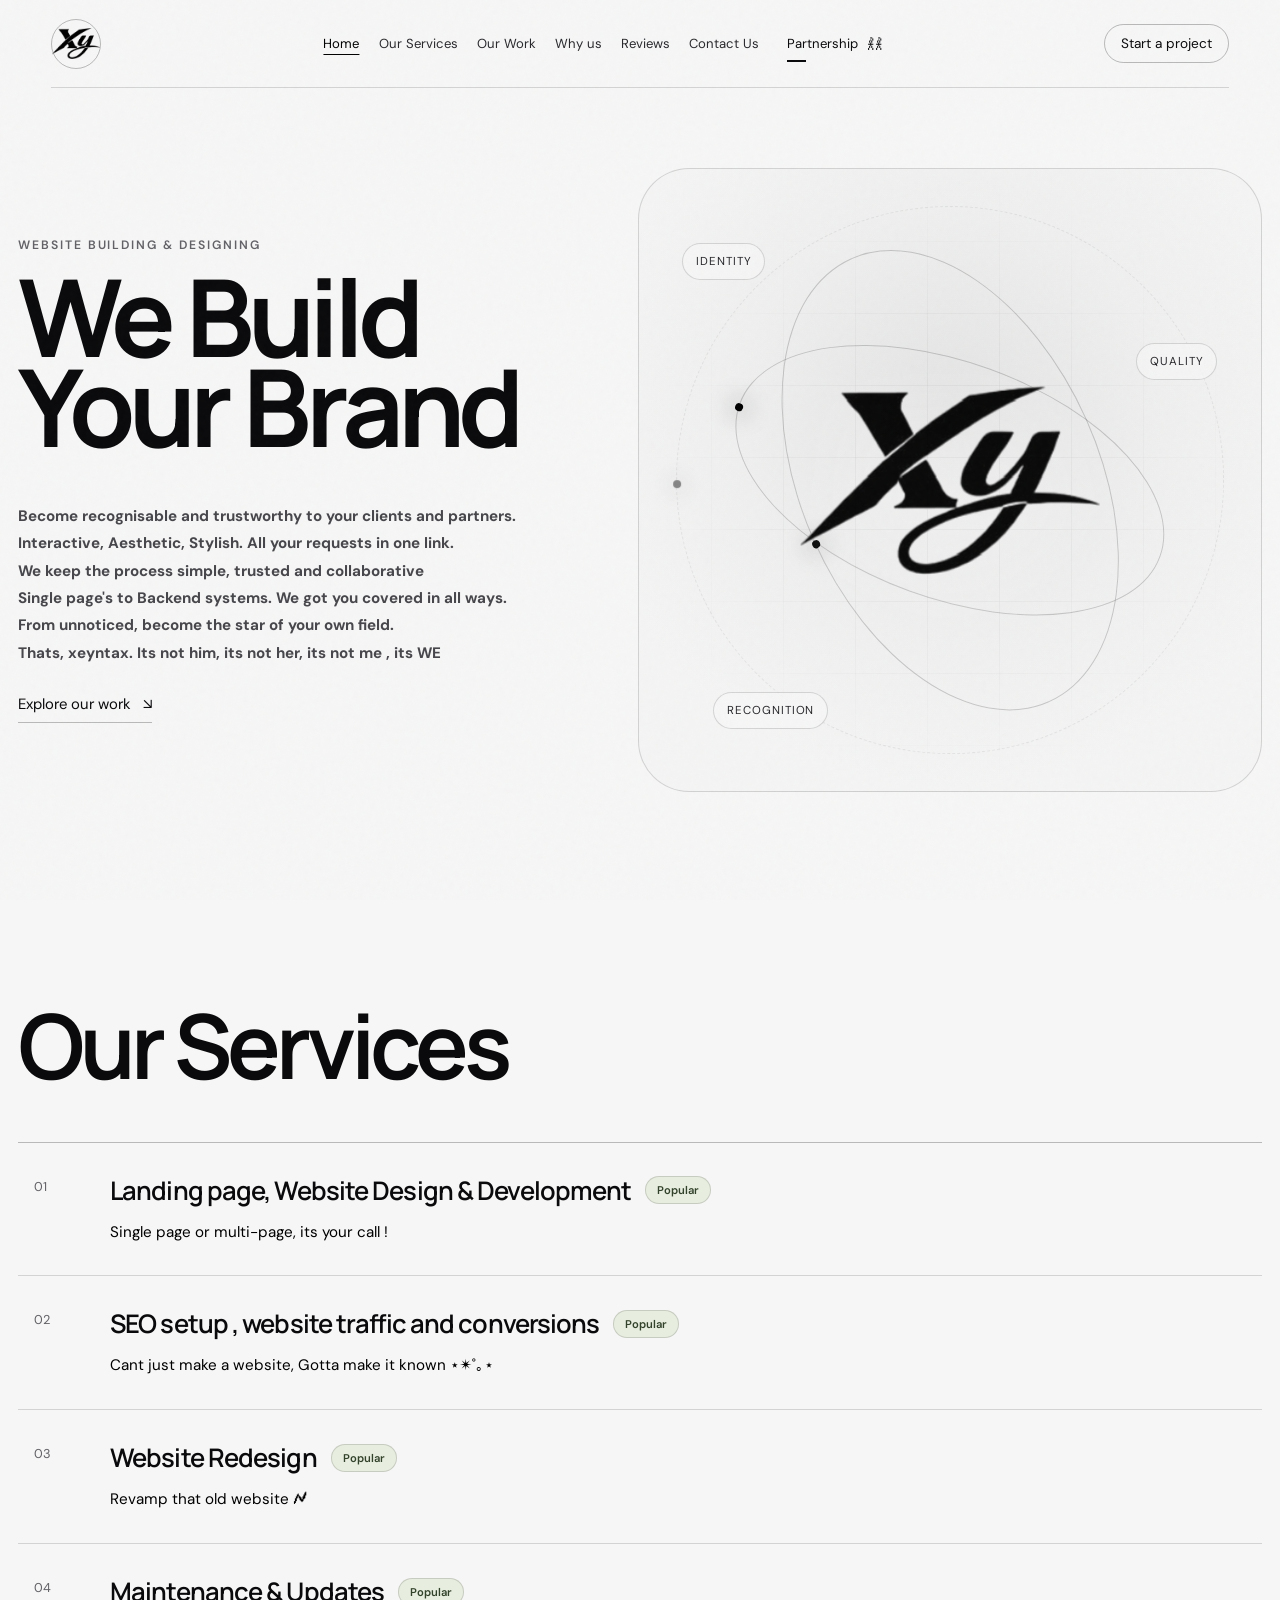
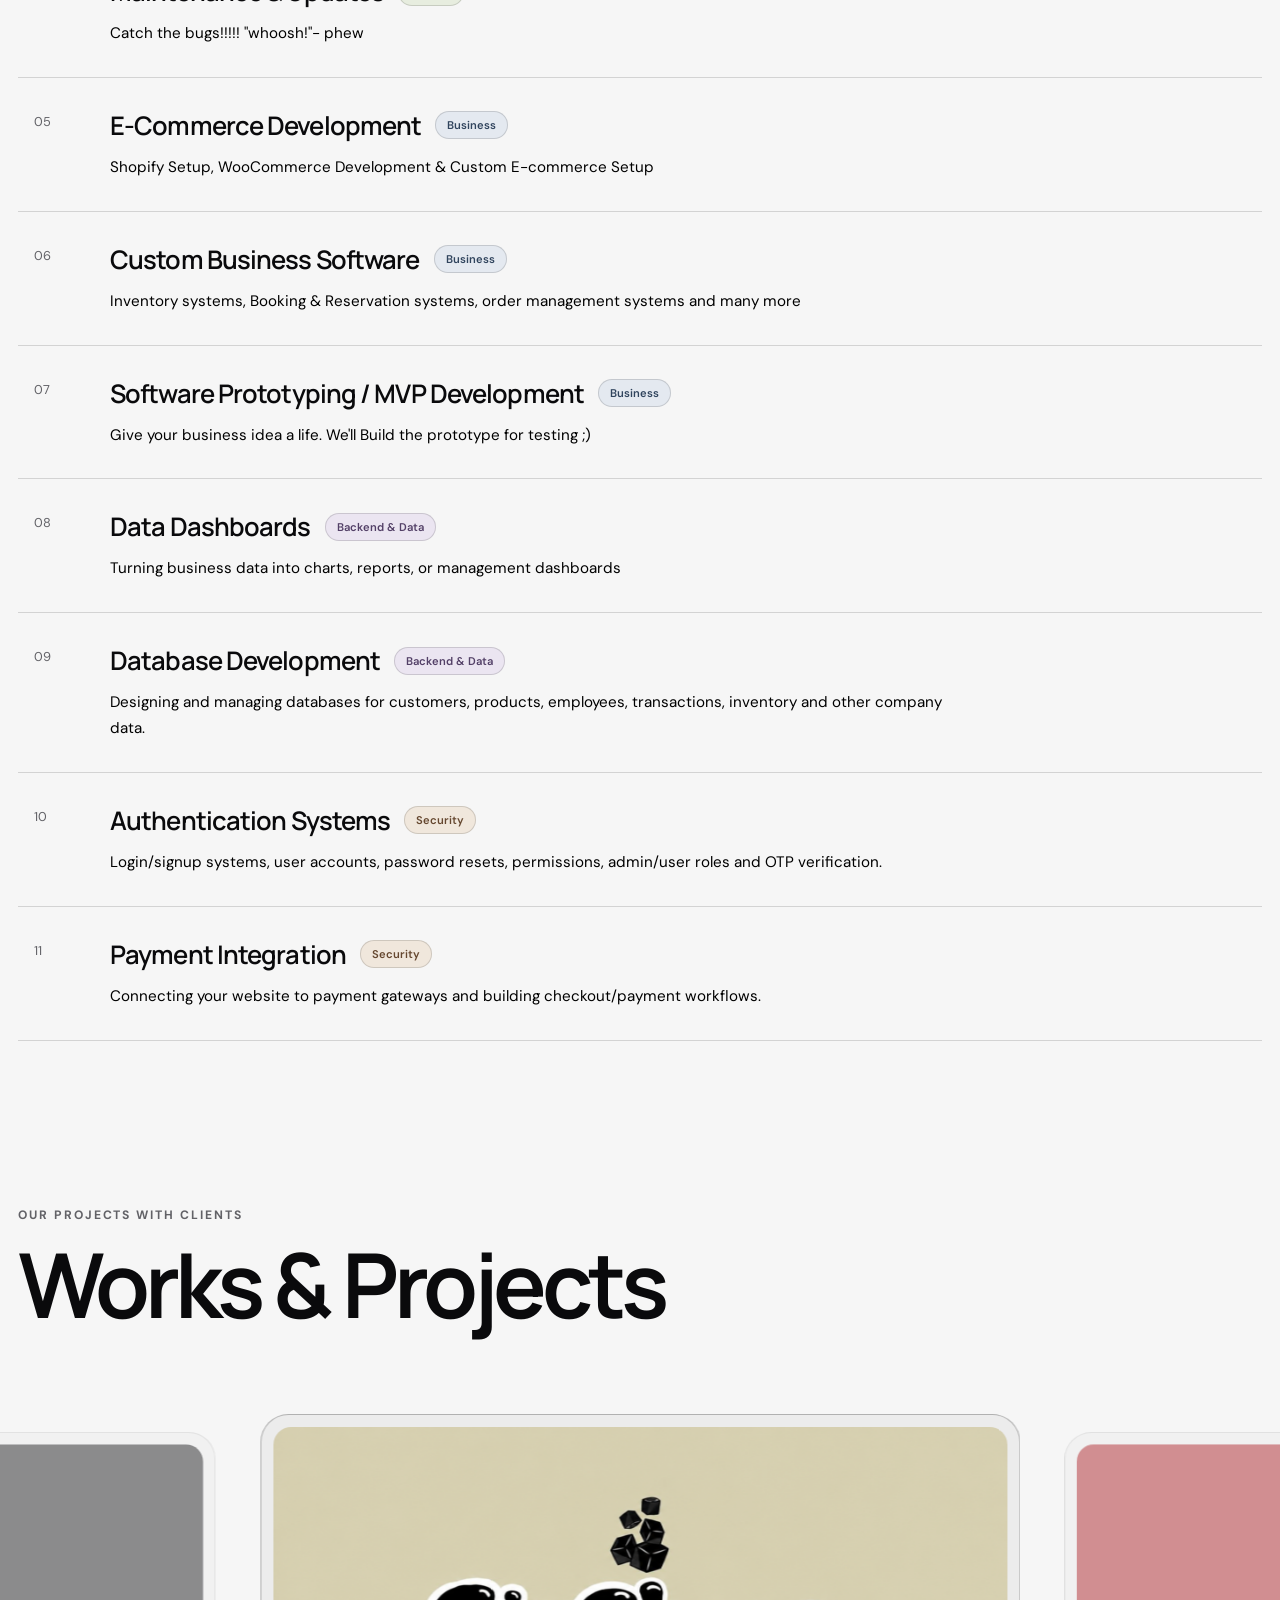
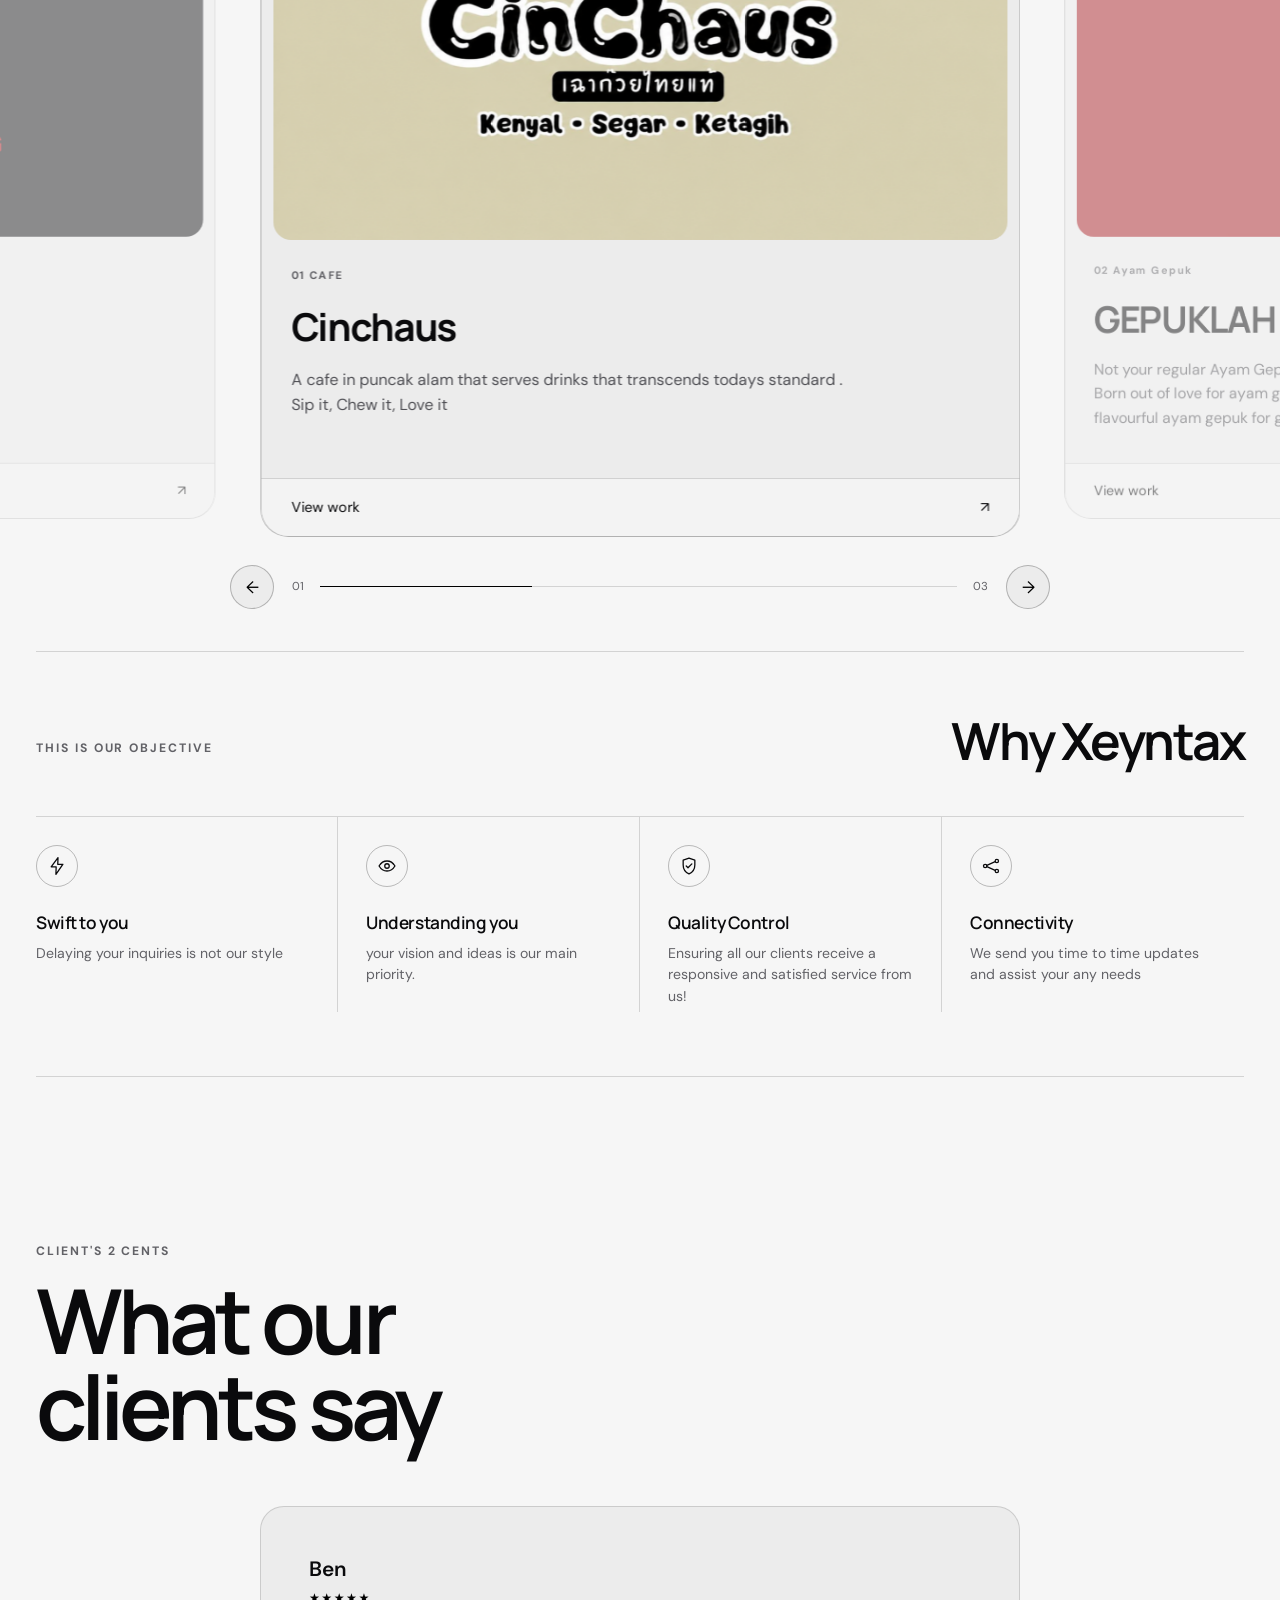
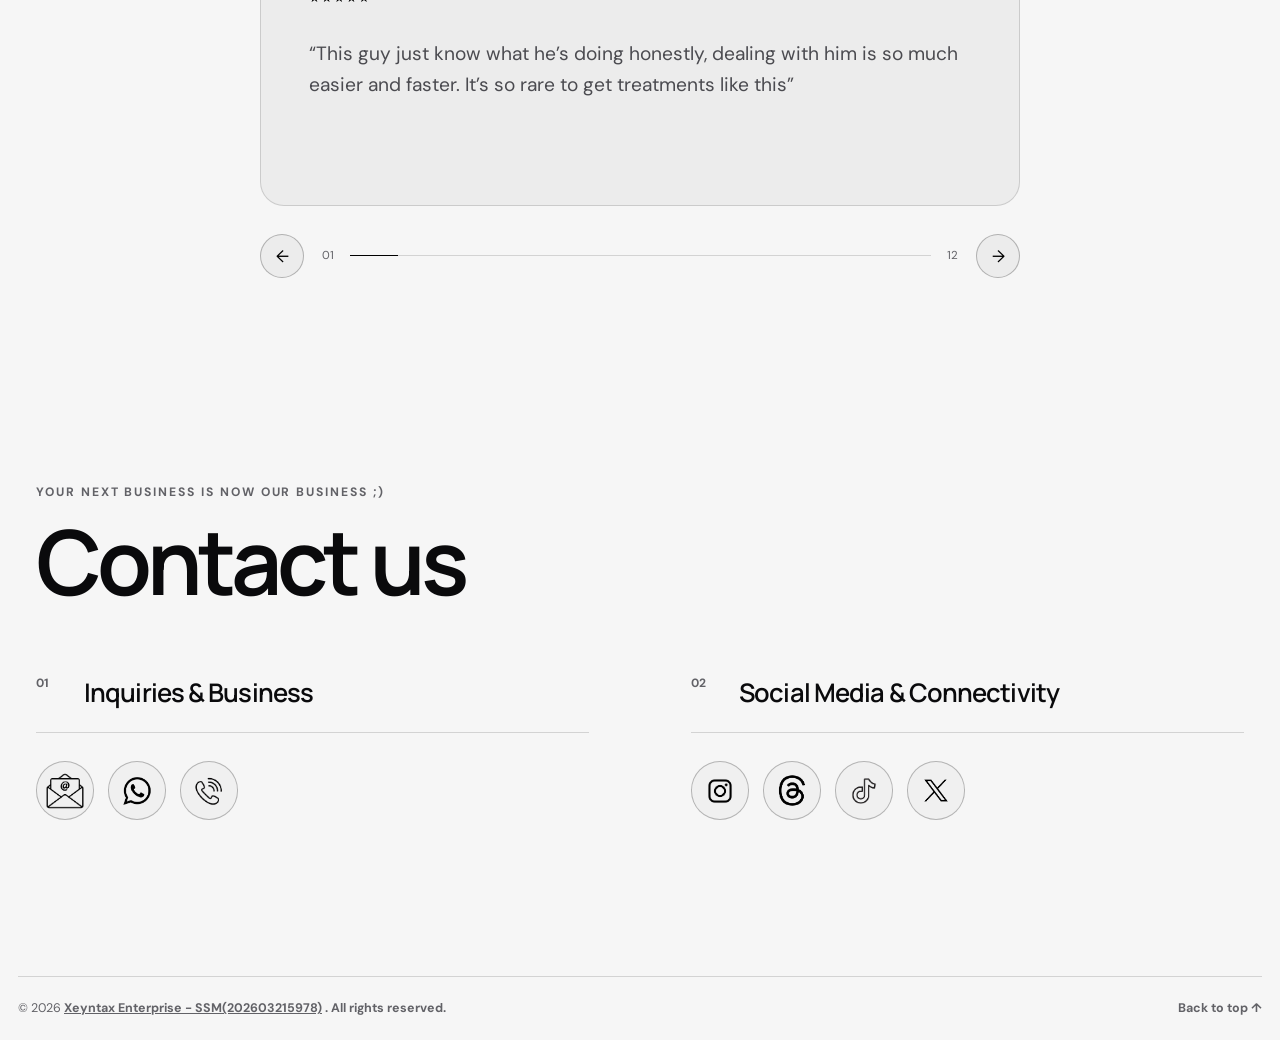
<file: index.html>
<!DOCTYPE html>
<html lang="en">
<head>
  <meta charset="UTF-8" />
  <meta name="viewport" content="width=device-width, initial-scale=1.0, maximum-scale=1.0, user-scalable=no, viewport-fit=cover" />
  <meta name="theme-color" content="#f6f6f6" />
  <meta name="description" content="Website Development, Software Development, SEO Setup, Web designing and Website Development for business in Malaysia" />
  <meta name="robots" content="index, follow">
  <title>Xeyntax Enterprise | Web Development & Design</title>
  <link rel="preconnect" href="https://fonts.googleapis.com">
  <link rel="preconnect" href="https://fonts.gstatic.com" crossorigin>
  <link href="https://fonts.googleapis.com/css2?family=DM+Sans:wght@400;500;600;700&family=Manrope:wght@400;500;600;700;800&display=swap" rel="stylesheet">
  <link rel="stylesheet" href="styles.css" />
  <script async src="https://www.googletagmanager.com/gtm.js?id=GTM-WPJC5HS7"></script>
<script>
  window.dataLayer = window.dataLayer || [];
  function gtag(){dataLayer.push(arguments);}
  gtag('js', new Date());
</script>
</head>
<body class="portfolio-page shared-navigation">
  <div class="page-noise" aria-hidden="true"></div>
<!-- Navigation-->
  <header class="site-header" id="siteHeader">
    <nav class="nav-shell" aria-label="Primary navigation">
      <a class="brand-mark" href="#home" aria-label="Back to top"><img src="assets/brand-logo.png" alt="Brand Logo " /></a>
      <button class="nav-menu-toggle" type="button" aria-expanded="false" aria-controls="primaryLinks">Menu <span aria-hidden="true">☰</span></button>
      <div class="nav-links" id="primaryLinks">
        <a href="#home">Home</a>
        <a href="#services">Our Services</a>
        <a href="#work">Our Work</a>
        <a href="#why">Why us</a>
        <a href="#reviews">Reviews</a>
        <a href="#contact">Contact Us</a>
        <a class="partnership-nav-link" href="partner.html" aria-label="Partnership" aria-describedby="partnershipNavTooltip"><span>Partnership</span><span class="partnership-nav-arrow" aria-hidden="true">𐀪𐀪</span><span class="partnership-nav-tooltip" id="partnershipNavTooltip" role="tooltip">FREE WEBSITE!</span></a>
      </div>
      <a class="nav-cta" href="#contact">Start a project</a>
    </nav>
  </header>
<!--Navigation End-->

<!-- Home -->
  <main>
    <section class="hero section" id="home">
      <div class="hero-copy">
        <p class="eyebrow">Website Building & Designing</p>
        <h1>We Build<br />Your Brand</h1>
        <p class="hero-description"><b>
          Become recognisable and trustworthy to your clients and partners.<br />
          Interactive, Aesthetic, Stylish. All your requests in one link.<br />
          We keep the process simple, trusted and collaborative<br />
          Single page's to Backend systems. We got you covered in all ways.<br />
          From unnoticed, become the star of your own field.<br />
          Thats, xeyntax. Its not him, its not her, its not me , its WE</b>
        </p>
        <a class="text-link" href="#work">Explore our work <span aria-hidden="true">↘</span></a>
      </div>

      <div class="hero-visual" id="heroVisual" aria-label="Interactive brand logo animation">
        <div class="visual-grid" aria-hidden="true"></div>
        <div class="orbit orbit-one" aria-hidden="true"></div>
        <div class="orbit orbit-two" aria-hidden="true"></div>
        <div class="orbit orbit-three" aria-hidden="true"></div>
        <div class="orb" id="interactiveOrb" aria-hidden="true">
          <img class="hero-logo-image" src="assets/brand-logo.png" alt="" />
        </div>
        <div class="visual-tag tag-one">Identity</div>
        <div class="visual-tag tag-two">Quality</div>
        <div class="visual-tag tag-three">Recognition</div>
      </div>
    </section>
<!--Home end-->

<!--Our Services-->
    <section class="services-section section" id="services" aria-labelledby="services-title">
      <div class="section-heading"><h2 id="services-title">Our Services</h2></div>
      <div class="services-list">
        <article class="service-item">
          <span class="service-number" aria-hidden="true">01</span>
          <div class="service-copy">
            <div class="service-title"><h3>Landing page, Website Design &amp; Development</h3><span class="service-tag service-tag-popular">Popular</span></div>
            <p style="color: #000000;">Single page or multi-page, its your call !</p>
          </div>
        </article>
        <article class="service-item">
          <span class="service-number" aria-hidden="true">02</span>
          <div class="service-copy">
            <div class="service-title"><h3>SEO setup , website traffic and conversions</h3><span class="service-tag service-tag-popular">Popular</span></div>
            <p style="color: #000000;">Cant just make a website, Gotta make it known ⋆✴︎˚｡⋆</p>
          </div>
        </article>
        <article class="service-item">
          <span class="service-number" aria-hidden="true">03</span>
          <div class="service-copy">
            <div class="service-title"><h3>Website Redesign</h3><span class="service-tag service-tag-popular">Popular</span></div>
            <p style="color: #000000;">Revamp that old website 🗲</p>
          </div>
        </article>
        <article class="service-item">
          <span class="service-number" aria-hidden="true">04</span>
          <div class="service-copy">
            <div class="service-title"><h3>Maintenance &amp; Updates</h3><span class="service-tag service-tag-popular">Popular</span></div>
            <p style="color: #000000;">Catch the bugs!!!!! &quot;whoosh!&quot;- phew</p>
          </div>
        </article>
         <article class="service-item">
          <span class="service-number" aria-hidden="true">05</span>
          <div class="service-copy">
            <div class="service-title"><h3>E-Commerce Development</h3><span class="service-tag service-tag-business">Business</span></div>
            <p style="color: #000000;">Shopify Setup, WooCommerce Development & Custom E-commerce Setup</p>
          </div>
        </article>
        <article class="service-item">
          <span class="service-number" aria-hidden="true">06</span>
          <div class="service-copy">
            <div class="service-title"><h3>Custom Business Software</h3><span class="service-tag service-tag-business">Business</span></div>
            <p style="color: #000000;">Inventory systems, Booking &amp; Reservation systems, order management systems and many more</p>
          </div>
        </article>
        <article class="service-item">
          <span class="service-number" aria-hidden="true">07</span>
          <div class="service-copy">
            <div class="service-title"><h3>Software Prototyping / MVP Development</h3><span class="service-tag service-tag-business">Business</span></div>
            <p style="color: #000000;">Give your business idea a life. We&#x27;ll Build the prototype for testing ;)</p>
          </div>
        </article>
        <article class="service-item">
          <span class="service-number" aria-hidden="true">08</span>
          <div class="service-copy">
            <div class="service-title"><h3>Data Dashboards</h3><span class="service-tag service-tag-data">Backend &amp; Data</span></div>
            <p style="color: #000000;">Turning business data into charts, reports, or management dashboards</p>
          </div>
        </article>
        <article class="service-item">
          <span class="service-number" aria-hidden="true">09</span>
          <div class="service-copy">
            <div class="service-title"><h3>Database Development</h3><span class="service-tag service-tag-data">Backend &amp; Data</span></div>
            <p style="color: #000000;">Designing and managing databases for customers, products, employees, transactions, inventory and other company data.</p>
          </div>
        </article>
        <article class="service-item">
          <span class="service-number" aria-hidden="true">10</span>
          <div class="service-copy">
            <div class="service-title"><h3>Authentication Systems</h3><span class="service-tag service-tag-security">Security</span></div>
            <p style="color: #000000;">Login/signup systems, user accounts, password resets, permissions, admin/user roles and OTP verification.</p>
          </div>
        </article>
        <article class="service-item">
          <span class="service-number" aria-hidden="true">11</span>
          <div class="service-copy">
            <div class="service-title"><h3>Payment Integration</h3><span class="service-tag service-tag-security">Security</span></div>
            <p style="color: #000000;">Connecting your website to payment gateways and building checkout/payment workflows.</p>
          </div>
        </article>
      </div>
    </section>
<!--Our Services End-->

<!--Our Work-->
    <section class="work-section section" id="work">
      <div class="section-heading">
        <p class="eyebrow"><b>Our projects with clients</b></p>
        <h2>Works & Projects</h2>
      </div>

      <div class="work-carousel" aria-label="Portfolio projects">
        <div class="carousel-viewport" id="workViewport">
          <div class="carousel-track" id="workTrack">
            <article class="work-card" data-index="0">
              <div class="work-image"><img src="mywork/cinchaus_logo_.png" alt="Abstract branding preview for Northline Studio" /></div>
              <div class="work-content">
                <p class="work-number"><b>01 CAFE</b></p>
                <h3>Cinchaus</h3>
                <p>A cafe in puncak alam that serves drinks that transcends todays standard . Sip it, Chew it, Love it </p>
              </div>
              <a class="work-link" href="https://xeyntax.github.io/Cinchaus/" target="_blank">View work<span>↗</span></a>
            </article>

            <article class="work-card" data-index="1">
              <div class="work-image"><img src="mywork/gepuklahlogo.png" alt="Abstract campaign preview for Motif Coffee" /></div>
              <div class="work-content">
                <p class="work-number"><b>02 Ayam Gepuk</b></p>
                <h3>GEPUKLAH</h3>
                <p>Not your regular Ayam Gepuk<br>Born out of love for ayam gepuk, Mingchun takes huge steps in serving flavourful ayam gepuk for gepuk go-ers</p>
              </div>
              <a class="work-link" href="https://xeyntax.github.io/gepuklah/" target="_blank">View work <span>↗</span></a>
            </article>

            <article class="work-card" data-index="2">
              <div class="work-image"><img src="mywork/apexmotorslogo.png" alt="Abstract social media preview for Sora House" /></div>
              <div class="work-content">
                <p class="work-number"><b>03 CAR DEALERSHIP</b></p>
                <h3>APEX-MOTORS</h3>
                <p> Car Dealership that has the variety you need ;) </p>
              </div>
              <a class="work-link" href="https://xeyntax.github.io/apexmotors/" target="_blank">View work <span>↗</span></a>
            </article>
          </div>
        </div>

        <div class="carousel-navigation">
          <button class="carousel-arrow carousel-arrow-prev" id="workPrev" type="button" aria-label="Previous project">
            <span aria-hidden="true">←</span>
          </button>

          <div class="carousel-status" aria-live="polite">
            <span id="currentSlide">01</span>
            <div class="status-line"><span id="statusProgress"></span></div>
            <span>03</span>
          </div>

          <button class="carousel-arrow carousel-arrow-next" id="workNext" type="button" aria-label="Next project">
            <span aria-hidden="true">→</span>
          </button>
        </div>
      </div><br><br>
      <!--Our Work End-->

      <!--Why Xeyntax-->
    <section class="why-section section" id="why" aria-labelledby="why-title">
      <div class="why-heading">
        <p class="eyebrow"><b>This is our objective</b></p>
        <h2 id="why-title">Why Xeyntax</h2>
      </div>

      <div class="why-grid">
        <article class="why-item">
          <div class="why-icon" aria-hidden="true">
            <svg viewBox="0 0 24 24"><path d="M13.2 2 5 13h6l-.3 9L19 10h-6.1L13.2 2Z"/></svg>
          </div>
          <h3>Swift to you</h3>
          <p>Delaying your inquiries is not our style</p>
        </article>

        <article class="why-item">
          <div class="why-icon" aria-hidden="true">
            <svg viewBox="0 0 24 24"><path d="M2.5 12s3.5-6 9.5-6 9.5 6 9.5 6-3.5 6-9.5 6S2.5 12 2.5 12Z"/><circle cx="12" cy="12" r="2.7"/></svg>
          </div>
          <h3>Understanding you</h3>
          <p>your vision and ideas is our main priority.</p>
        </article>

        <article class="why-item">
          <div class="why-icon" aria-hidden="true">
            <svg viewBox="0 0 24 24"><path d="M12 2.5 19 5v5.7c0 4.8-2.8 8.8-7 10.8-4.2-2-7-6-7-10.8V5l7-2.5Z"/><path d="m8.7 12 2.1 2.1 4.6-4.6"/></svg>
          </div>
          <h3>Quality Control</h3>
          <p>Ensuring all our clients receive a responsive and satisfied service from us!</p>
        </article>

        <article class="why-item">
          <div class="why-icon" aria-hidden="true">
            <svg viewBox="0 0 24 24"><circle cx="5" cy="12" r="2"/><circle cx="19" cy="6" r="2"/><circle cx="19" cy="18" r="2"/><path d="m7 11.2 10-4.4M7 12.8l10 4.4"/></svg>
          </div>
          <h3>Connectivity</h3>
          <p>We send you time to time updates and assist your any needs</p>
        </article>
      </div>
    </section>
    <!--Why Xeyntax End-->

    <!--Client Reviews-->
    <section class="reviews-section section" id="reviews">
      <div class="section-heading reviews-heading">
        <p class="eyebrow"><b><b>Client's 2 cents</b></b></p>
        <h2>What our <br>clients say</h2>
      </div>

      <div class="review-carousel" role="region" aria-roledescription="carousel" aria-label="Customer reviews">
        <div class="review-slides" id="reviewSlides" tabindex="0" aria-label="Reviews: use left and right arrow keys">
          <article class="review-card">
            <h3>Ben</h3><div class="stars" aria-label="5 out of 5 stars">★★★★★</div>
            <p>“This guy just know what he’s doing honestly, dealing with him is so much easier and faster. It’s so rare to get treatments like this”</p>
          </article>
          <article class="review-card" hidden>
            <h3>Daniel Hakim</h3><div class="stars" aria-label="4 out of 5 stars">★★★★☆</div>
            <p>“So far so good la deal dengan Xeyntax. Saya pun tak banyak sangat kenal orang orang coding ni , tapi saya boleh cakap Xeyntax antara yang terbaik la 😂”</p>
          </article>
          <article class="review-card" hidden>
            <h3>Shirley Ng</h3><div class="stars" aria-label="5 out of 5 stars">★★★★★</div>
            <p>“才华横溢，而且无论何时都能迅速响应。我与他们合作过不止两个项目，体验极佳。”</p>
          </article>
          <article class="review-card" hidden>
            <h3>Puan Selvi</h3><div class="stars" aria-label="5 out of 5 stars">★★★★★</div>
            <p>“The design feels premium without trying too hard. We received compliments almost immediately after launch.”</p>
          </article>
          <article class="review-card" hidden>
            <h3>Azzara</h3><div class="stars" aria-label="5 out of 5 stars">★★★★★</div>
            <p>“I had to deal with a last minute website preparation. With so many things on hand , I inquiried xeyntax. Within days it was ready for me . Forever grateful T-T”</p>
          </article>
          <article class="review-card" hidden>
            <h3>Rizal Ahmad</h3><div class="stars" aria-label="5 out of 5 stars">★★★★★</div>
            <p>“I have never met someone who can understand your vision very accurately. Cuz if not for him , I would’ve kept my ideas to myself lollll”</p>
          </article>

          <article class="review-card" hidden>
            <h3>Aina Rahman</h3><div class="stars">★★★★★</div>
            <p>“The whole process felt organised from day one. The final brand looks polished, modern and much more confident.”</p>
          </article>
          <article class="review-card" hidden>
            <h3>Daniel Lee</h3><div class="stars">★★★★☆</div>
            <p>“Fast communication, thoughtful creative direction and a result that genuinely feels like us. We loved the clarity.”</p>
          </article>
          <article class="review-card" hidden>
            <h3>Sara Ibrahim</h3><div class="stars">★★★★☆</div>
            <p>“Every detail had a reason. Our new visual system is easy to use and has made the team much more consistent.”</p>
          </article>
          <article class="review-card" hidden>
            <h3>Mr.Azlan</h3><div class="stars">★★★★☆</div>
            <p>“Everything is not 100 percent but at least your services was 99% from the start.Thats what needs to be applauded”</p>
          </article>
          <article class="review-card" hidden>
            <h3>Melissa</h3><div class="stars">★★★★★</div>
            <p>“We came in with scattered ideas and left with a clear brand direction. The collaboration was smooth and practical.”</p>
          </article>
          <article class="review-card" hidden>
            <h3>Tengku Aqil</h3><div class="stars">★★★★★</div>
            <p>“A strong balance of strategy and aesthetics. The work looks great, but more importantly it works for our business.”</p>
          </article>
        </div>
        <div class="carousel-navigation">
          <button class="carousel-arrow carousel-arrow-prev" id="reviewPrev" type="button" aria-label="Previous review" aria-controls="reviewSlides"><span aria-hidden="true">←</span></button>
          <div class="carousel-status" aria-live="polite" aria-atomic="true">
            <span id="currentReview">01</span>
            <div class="status-line" aria-hidden="true"><span id="reviewProgress"></span></div>
            <span><span class="sr-only">of </span>12</span>
          </div>
          <button class="carousel-arrow carousel-arrow-next" id="reviewNext" type="button" aria-label="Next review" aria-controls="reviewSlides"><span aria-hidden="true">→</span></button>
        </div>
      </div>
    </section>
    <!--Client Reviews End-->

    <!--Contact-->
    <section class="contact-section section" id="contact">
      <div class="section-heading contact-heading">
        <p class="eyebrow"><b>Your next business is now our business ;)</b></p>
        <h2>Contact us</h2>
      </div>

      <div class="contact-grid">
        <div class="contact-group">
          <div class="contact-group-title">
            <span><b>01</b></span>
            <h3>Inquiries &amp; Business</h3>
          </div>

          <div class="contact-items">
            <div class="contact-item">
              <button class="contact-toggle" type="button" aria-expanded="false" aria-label="Show email address">
                <img src="soc_med/email.png" alt="email logo">
              </button>
              <a class="contact-detail" href="mailto:xeyntax@gmail.com" tabindex="-1">Xeyntax@gmail.com</a>
            </div>

            <div class="contact-item">
              <button class="contact-toggle" type="button" aria-expanded="false" aria-label="Show WhatsApp number">
                <img src ="soc_med/whatsappB_logo.png" alt="whatsapp logo">
              </button>
              <a class="contact-detail" href="https://wa.me/60177591237" target="_blank" rel="noreferrer" tabindex="-1">Whatsapp</a>
            </div>

            <div class="contact-item">
              <button class="contact-toggle" type="button" aria-expanded="false" aria-label="Show phone number">
                <img src="soc_med/call.png" alt="Call logo">
              </button>
              <a class="contact-detail" href="tel:+60177591237" tabindex="-1">Call us</a>
            </div>
          </div>
        </div>

        <div class="contact-group">
          <div class="contact-group-title">
            <span><b>02</b></span>
            <h3>Social Media &amp; Connectivity</h3>
          </div>

          <div class="contact-items">
            <div class="contact-item">
              <button class="contact-toggle" type="button" aria-expanded="false" aria-label="Show Instagram username">
                <img src="soc_med/insta.png" alt="instagram logo">
              </button>
              <a class="contact-detail" href="https://instagram.com/xeyntaxx" target="_blank" rel="noreferrer" tabindex="-1">Instagram</a>
            </div>

            <div class="contact-item">
              <button class="contact-toggle" type="button" aria-expanded="false" aria-label="Show Threads username">
                <img src ="soc_med/threadss.png" alt="threads logo">
              </button>
              <a class="contact-detail" href="https://www.threads.net/xeyntaxx" target="_blank" rel="noreferrer" tabindex="-1">Threads</a>
            </div>

            <div class="contact-item">
              <button class="contact-toggle" type="button" aria-expanded="false" aria-label="Show TikTok username">
                <img src = "soc_med/tiktok.png" alt="tiktok logo"/>
              </button>
              <a class="contact-detail" href="https://www.tiktok.com/xeyntax" target="_blank" rel="noreferrer" tabindex="-1">Tiktok</a>
            </div>

            <div class="contact-item">
              <button class="contact-toggle" type="button" aria-expanded="false" aria-label="Show X username">
                <img src="soc_med/X.png" alt="x logo">
              </button>
              <a class="contact-detail" href="https://x.com/xeyntax" target="_blank" rel="noreferrer" tabindex="-1">X</a>
            </div>
          </div>
        </div>
      </div>
    </section>
  </main>
<!--Contact End-->
<!--Footer-->
  <footer class="site-footer">
    <p>© <span id="year"></span> <a href="https://linktr.ee/xeyntax" target="_blank" rel="noreferrer"><b><u>Xeyntax Enterprise - SSM(202603215978)</u></b></a><b> . All rights reserved.</b></p>
    <a href="#home"><b>Back to top ↑</b></a>
  </footer>

  <script src="navigation.js"></script>
  <script src="script.js"></script>
</body>
</html>
</file>
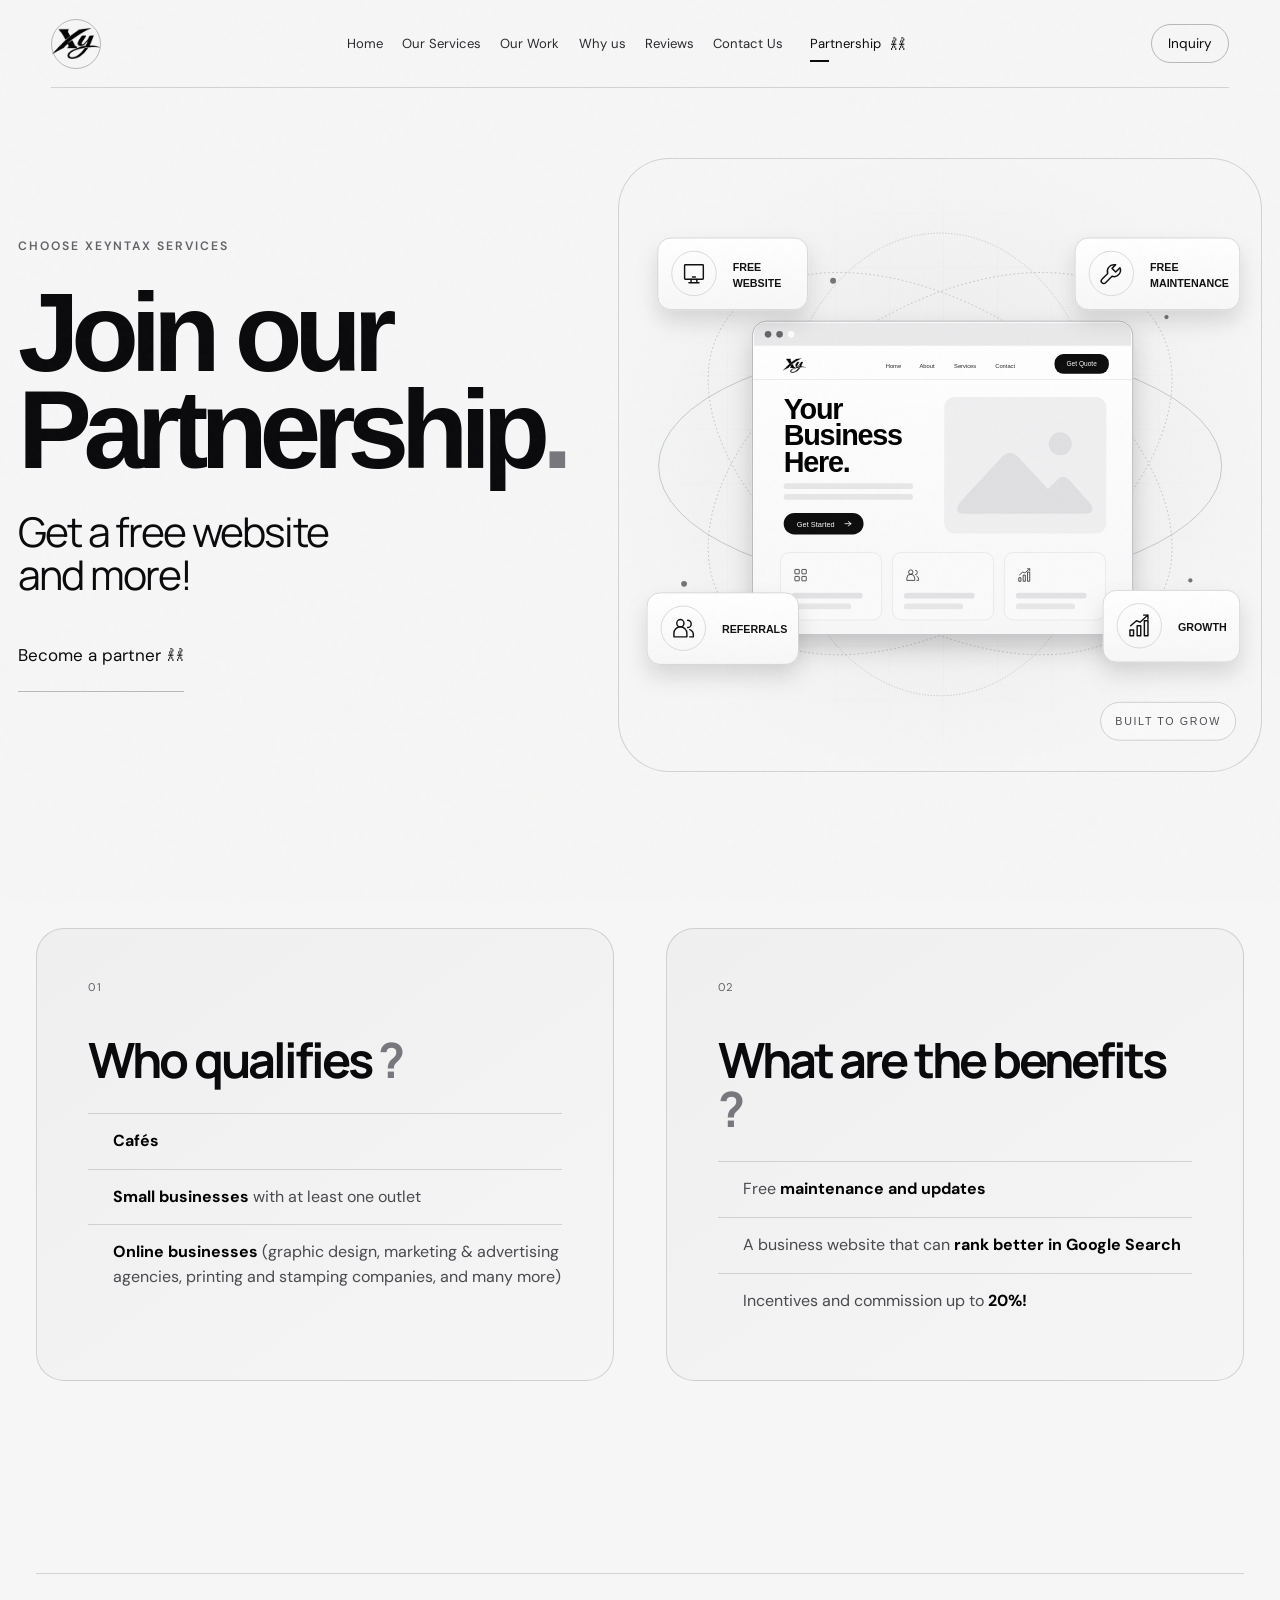
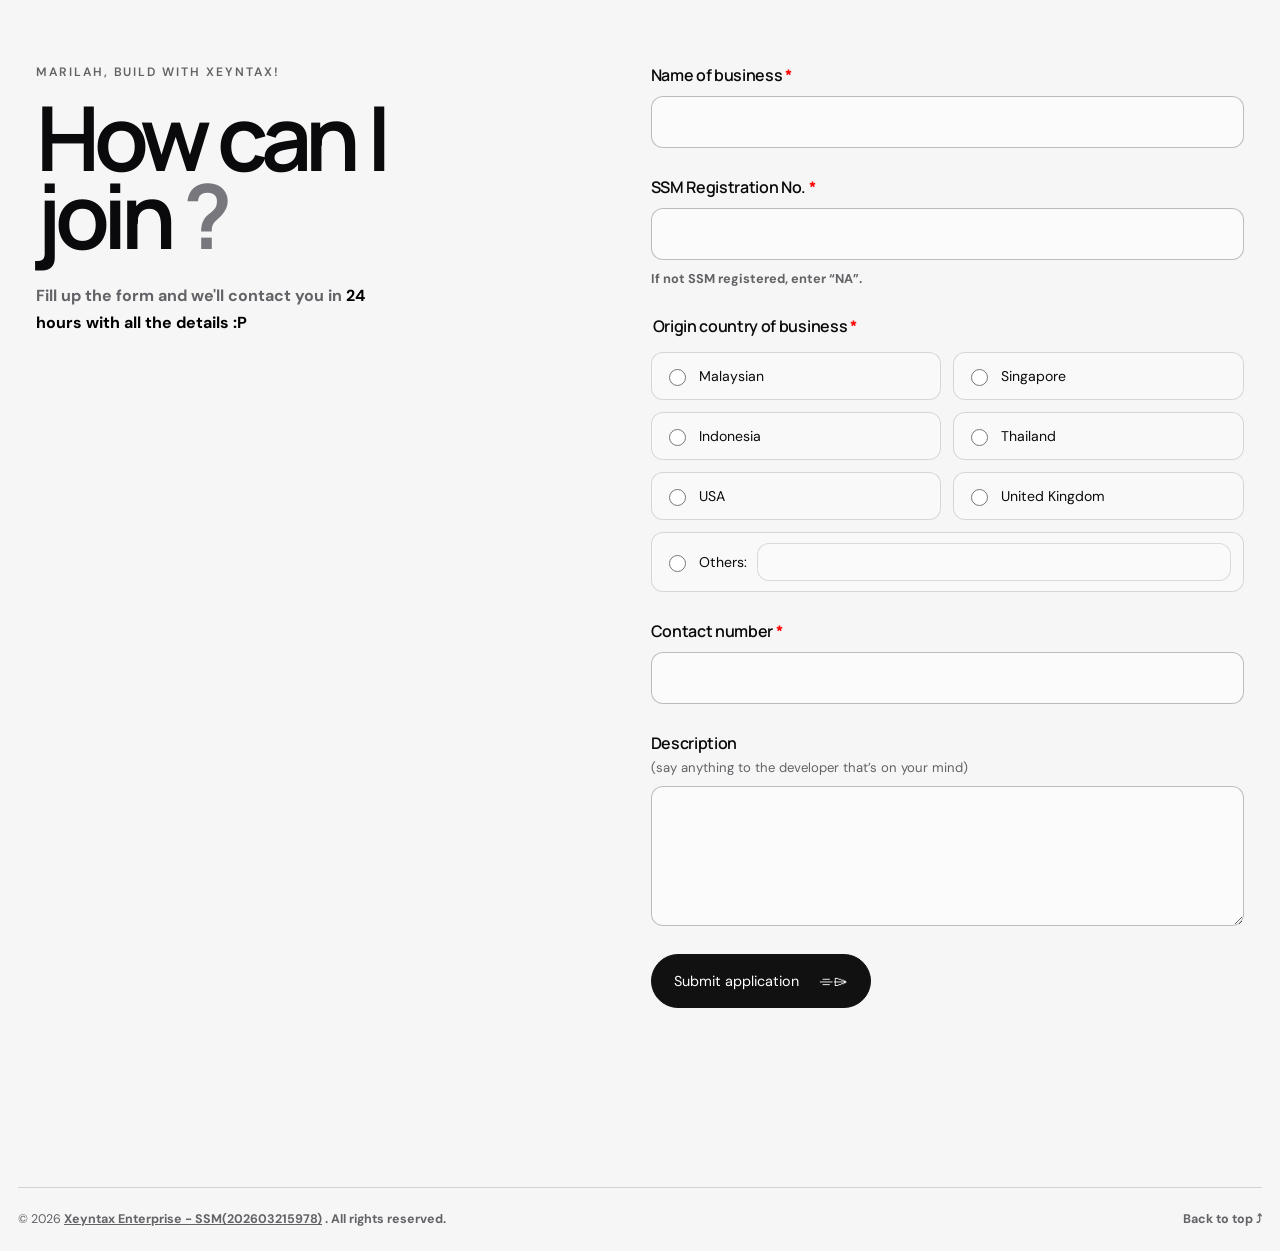
<file: partner.html>
<!DOCTYPE html>
<html lang="en">
<head>
  <meta charset="UTF-8" />
  <meta name="viewport" content="width=device-width, initial-scale=1.0" />
  <meta name="theme-color" content="#f6f6f6" />
  <meta name="description" content="Join the Xeyntax Partnership and get a free business website." />
  <title>Partnership | Xeyntax</title>
  <link rel="preconnect" href="https://fonts.googleapis.com">
  <link rel="preconnect" href="https://fonts.gstatic.com" crossorigin>
  <link href="https://fonts.googleapis.com/css2?family=DM+Sans:wght@400;500;600;700&family=Manrope:wght@400;500;600;700;800&display=swap" rel="stylesheet">
  <link rel="stylesheet" href="styles.css" />
  <script async src="https://www.googletagmanager.com/gtm.js?id=GTM-WPJC5HS7"></script>
<script>
  window.dataLayer = window.dataLayer || [];
  function gtag(){dataLayer.push(arguments);}
  gtag('js', new Date());
</script>

  <style>
    /* Partnership hero only: all artwork and motion are local. */
    .partnership-hero {
      width: 100%; min-height: min(940px, 100svh); padding: 114px 0 84px;
      grid-template-columns: minmax(0,.9fr) minmax(0,1fr); gap: 20px;
    }
    .partnership-hero-copy { min-width: 0; }
    .partnership-hero .eyebrow { margin-bottom: 30px; }
    .partnership-hero h1 { font-family: Arial, Helvetica, sans-serif; font-size: clamp(48px,8.65vw,145px); font-weight: 700; line-height: .88; letter-spacing: -.075em; }
    .partnership-hero-subtitle { margin: 32px 0 48px; font-size: clamp(28px,3.2vw,54px); }
    .partnership-primary-link { padding-bottom: 25px; font-size: 17px; }
    .partnership-hero-art { width: 100%; aspect-ratio: 780 / 744; border-radius: clamp(28px,4vw,64px); background: radial-gradient(ellipse at center,#e9e9ea,#f6f6f6 73%); }
    .partnership-hero-art .partnership-art-grid { background-size: 54px 54px; opacity: .2; }
    .partner-scene { display: block; position: relative; width: 100%; height: 100%; font-family: Arial, Helvetica, sans-serif; }
    .partner-benefit { animation: partner-hover 6s ease-in-out infinite; }
    .partner-benefit:nth-of-type(even) { animation-delay: -3s; }
    .partner-signal { animation: partner-pulse 4s ease-in-out infinite; }
    @keyframes partner-hover { 0%,100% { transform: translateY(0); } 50% { transform: translateY(-6px); } }
    @keyframes partner-pulse { 0%,100% { opacity: .35; } 50% { opacity: .9; } }
    @media (max-width: 1000px) {
      .partnership-hero { grid-template-columns: 1fr; padding-top: 130px; gap: 42px; }
      .partnership-hero h1 { font-size: clamp(48px,12vw,110px); }
      .partnership-hero-art { width: min(100%,700px); justify-self: center; }
      .partnership-hero-subtitle { font-size: clamp(28px,5vw,45px); margin-bottom: 32px; }
    }
    @media (max-width: 600px) {
        .partnership-hero { padding-top: 110px; padding-bottom: 70px; }
      .partnership-hero .eyebrow { margin-bottom: 24px; }
      .partnership-hero h1 { font-size: clamp(40px,13vw,78px); }
      .partnership-primary-link { font-size: 15px; padding-bottom: 14px; }
    }
    @media (prefers-reduced-motion: reduce) {
      .partner-benefit, .partner-signal { animation: none; }
    }
  </style>
</head>
<body class="partnership-page shared-navigation">
  <div class="page-noise" aria-hidden="true"></div>

  <header class="site-header" id="siteHeader">
    <nav class="nav-shell" aria-label="Primary navigation">
      <a class="brand-mark" href="index.html#home" aria-label="Back to top"><img src="assets/brand-logo.png" alt="Brand Logo " /></a>
      <button class="nav-menu-toggle" type="button" aria-expanded="false" aria-controls="primaryLinks">Menu <span aria-hidden="true">☰</span></button>
      <div class="nav-links" id="primaryLinks">
        <a href="index.html#home">Home</a>
        <a href="index.html#services">Our Services</a>
        <a href="index.html#work">Our Work</a>
        <a href="index.html#why">Why us</a>
        <a href="index.html#reviews">Reviews</a>
        <a href="index.html#contact">Contact Us</a>
        <a class="partnership-nav-link active" aria-current="page" href="partner.html" aria-label="Partnership" aria-describedby="partnershipNavTooltip"><span>Partnership</span><span class="partnership-nav-arrow" aria-hidden="true">𐀪𐀪</span><span class="partnership-nav-tooltip" id="partnershipNavTooltip" role="tooltip">YOU'RE HERE !</span></a>
      </div>
      <a class="nav-cta" href="#apply">Inquiry</a>
    </nav>
  </header>

  <main>
    <section class="partnership-hero" id="top">
      <div class="partnership-hero-copy">
        <p class="eyebrow">Choose Xeyntax Services</p>
        <h1>Join our<br />Partnership<span class="partnership-period">.</span></h1>
        <p class="partnership-hero-subtitle">Get a free website<br />and more!</p>
        <a class="partnership-primary-link" href="#apply">Become a partner 𐀪𐀪</a>
      </div>
      <div class="partnership-hero-art" aria-hidden="true">
        <div class="partnership-art-grid"></div>
        <svg class="partner-scene" viewBox="0 0 780 744" xmlns="http://www.w3.org/2000/svg" focusable="false">
<defs>
  <filter id="partner-shadow" x="-40%" y="-40%" width="180%" height="200%"><feDropShadow dx="0" dy="14" stdDeviation="13" flood-opacity=".13"/></filter>
  <filter id="partner-window-shadow" x="-30%" y="-30%" width="160%" height="180%"><feDropShadow dx="0" dy="15" stdDeviation="15" flood-opacity=".19"/></filter>
  <linearGradient id="partner-paper" x2="0" y2="1"><stop stop-color="#fff"/><stop offset="1" stop-color="#f7f7f7"/></linearGradient>
  <symbol id="partner-monitor" viewBox="0 0 32 32"><rect x="3" y="4" width="26" height="20" rx="1"/><path d="M12 24v5m8-5v5m-11 0h14M14 21h4"/></symbol>
  <symbol id="partner-tools" viewBox="0 0 32 32"><path d="M20 4a9 9 0 0 0-9 12L3 24a3 3 0 0 0 5 5l9-9A9 9 0 0 0 28 8l-6 6-5-5 5-5z"/></symbol>
  <symbol id="partner-people" viewBox="0 0 32 32"><circle cx="12" cy="9" r="5"/><path d="M3 28v-5a9 9 0 0 1 18 0v5zM22 5a5 5 0 0 1 0 10m3 3a8 8 0 0 1 5 8v2h-5"/></symbol>
  <symbol id="partner-growth" viewBox="0 0 32 32"><path d="M3 22h5v8H3zM13 16h5v14h-5zM23 9h5v21h-5zM4 16l8-7 5 2L28 1m-6 0h6v6"/></symbol>
  <symbol id="partner-grid-icon" viewBox="0 0 32 32"><rect x="3" y="3" width="10" height="10" rx="1"/><rect x="19" y="3" width="10" height="10" rx="1"/><rect x="3" y="19" width="10" height="10" rx="1"/><rect x="19" y="19" width="10" height="10" rx="1"/></symbol>
</defs>
          <g fill="none" stroke="#b9b9bd" stroke-width=".9">
            <ellipse cx="390" cy="373" rx="342" ry="147"/>
            <ellipse cx="390" cy="371" rx="202" ry="281" stroke-dasharray="1.5 2"/>
            <ellipse cx="390" cy="370" rx="313" ry="188" transform="rotate(-33 390 370)" stroke-dasharray="2 3"/>
            <ellipse cx="390" cy="370" rx="313" ry="188" transform="rotate(33 390 370)" stroke-dasharray="2 3"/>
          </g>
          <g class="partner-signal" fill="#747477"><circle cx="260" cy="148" r="3.6"/><circle cx="79" cy="516" r="3.5"/><circle cx="665" cy="192" r="2.6"/><circle cx="694" cy="512" r="2.6"/></g>
          <g filter="url(#partner-window-shadow)">
            <rect x="162" y="197" width="462" height="381" rx="17" fill="url(#partner-paper)" stroke="#aaaab0"/>
            <path d="M179 199h428q15 0 15 15v13H164v-13q0-15 15-15" fill="#e9e9ea"/>
            <g fill="#66666a"><circle cx="181" cy="213" r="4"/><circle cx="195" cy="213" r="4"/></g><circle cx="209" cy="213" r="4" fill="#fff"/>
            <path d="M163 268h460" stroke="#e7e7e8"/>
            <image href="assets/brand-logo.png" x="199" y="237" width="28" height="28"/>
            <g fill="#252525" font-size="7"><text x="324" y="254">Home</text><text x="365" y="254">About</text><text x="407" y="254">Services</text><text x="457" y="254">Contact</text></g>
            <rect x="529" y="237" width="66" height="24" rx="11" fill="#080808"/><text x="562" y="252" text-anchor="middle" fill="white" font-size="8">Get Quote</text>
            <text x="200" y="316" font-size="35" font-weight="700" letter-spacing="-1.5"><tspan x="200">Your</tspan><tspan x="200" dy="32">Business</tspan><tspan x="200" dy="32">Here.</tspan></text>
            <g fill="#e6e6e7"><rect x="200" y="394" width="157" height="7" rx="3.5"/><rect x="200" y="407" width="157" height="7" rx="3.5"/></g>
            <rect x="200" y="430" width="97" height="26" rx="13" fill="#080808"/><text x="216" y="447" font-size="9" fill="white">Get Started</text><path d="M274 443h8m-4-3 4 3-4 3" fill="none" stroke="white"/>
            <rect x="395" y="289" width="197" height="166" rx="13" fill="#efeff0"/>
            <circle cx="536" cy="346" r="14" fill="#dfdfe1"/><path d="m414 417 53-57q9-7 17 1l37 40 13-13q6-5 13 2l26 29q6 11-5 12H420q-15 0-6-14" fill="#dfdfe1"/>
<rect x="196" y="478" width="123" height="82" rx="11" fill="#fafafa" stroke="#e7e7e8"/><use href="#partner-grid-icon" x="212" y="497" width="17" height="17" fill="none" stroke="#171717" stroke-width="1.7"/><rect x="210" y="527" width="86" height="7" rx="3.5" fill="#e2e2e4"/><rect x="210" y="540" width="72" height="7" rx="3.5" fill="#e7e7e8"/><rect x="332" y="478" width="123" height="82" rx="11" fill="#fafafa" stroke="#e7e7e8"/><use href="#partner-people" x="348" y="497" width="17" height="17" fill="none" stroke="#171717" stroke-width="1.7"/><rect x="346" y="527" width="86" height="7" rx="3.5" fill="#e2e2e4"/><rect x="346" y="540" width="72" height="7" rx="3.5" fill="#e7e7e8"/><rect x="468" y="478" width="123" height="82" rx="11" fill="#fafafa" stroke="#e7e7e8"/><use href="#partner-growth" x="484" y="497" width="17" height="17" fill="none" stroke="#171717" stroke-width="1.7"/><rect x="482" y="527" width="86" height="7" rx="3.5" fill="#e2e2e4"/><rect x="482" y="540" width="72" height="7" rx="3.5" fill="#e7e7e8"/></g><g class="partner-benefit"><rect x="47" y="96" width="182" height="87" rx="16" fill="url(#partner-paper)" stroke="#d1d1d5" filter="url(#partner-shadow)"/><circle cx="91" cy="139" r="27" fill="none" stroke="#d3d3d6"/><use href="#partner-monitor" x="77" y="125" width="28" height="28" fill="none" stroke="#101011" stroke-width="2" stroke-linecap="round" stroke-linejoin="round"/><text x="138" y="136" fill="#111" font-size="13" font-weight="600"><tspan x="138" dy="0">FREE</tspan><tspan x="138" dy="19">WEBSITE</tspan></text></g><g class="partner-benefit"><rect x="554" y="96" width="200" height="87" rx="16" fill="url(#partner-paper)" stroke="#d1d1d5" filter="url(#partner-shadow)"/><circle cx="598" cy="139" r="27" fill="none" stroke="#d3d3d6"/><use href="#partner-tools" x="584" y="125" width="28" height="28" fill="none" stroke="#101011" stroke-width="2" stroke-linecap="round" stroke-linejoin="round"/><text x="645" y="136" fill="#111" font-size="13" font-weight="600"><tspan x="645" dy="0">FREE</tspan><tspan x="645" dy="19">MAINTENANCE</tspan></text></g><g class="partner-benefit"><rect x="34" y="527" width="184" height="87" rx="16" fill="url(#partner-paper)" stroke="#d1d1d5" filter="url(#partner-shadow)"/><circle cx="78" cy="570" r="27" fill="none" stroke="#d3d3d6"/><use href="#partner-people" x="64" y="556" width="28" height="28" fill="none" stroke="#101011" stroke-width="2" stroke-linecap="round" stroke-linejoin="round"/><text x="125" y="576" fill="#111" font-size="13" font-weight="600"><tspan x="125" dy="0">REFERRALS</tspan></text></g><g class="partner-benefit"><rect x="588" y="524" width="166" height="87" rx="16" fill="url(#partner-paper)" stroke="#d1d1d5" filter="url(#partner-shadow)"/><circle cx="632" cy="567" r="27" fill="none" stroke="#d3d3d6"/><use href="#partner-growth" x="618" y="553" width="28" height="28" fill="none" stroke="#101011" stroke-width="2" stroke-linecap="round" stroke-linejoin="round"/><text x="679" y="573" fill="#111" font-size="13" font-weight="600"><tspan x="679" dy="0">GROWTH</tspan></text></g><rect x="585" y="660" width="164" height="46" rx="23" fill="#f9f9f9" stroke="#c9c9ce"/><text x="667" y="688" text-anchor="middle" fill="#4d4d54" font-size="13" letter-spacing="2">BUILT TO GROW</text>
        </svg>
      </div>
    </section>

    <section class="partnership-info section" aria-label="Partnership details">
      <article class="partnership-info-card">
        <p class="partnership-index">01</p>
        <h2>Who qualifies<span class="partnership-period"> ?</span></h2>
        <ul class="partnership-list">
          <li><b style="color: #000000;">Cafés</b></li>
          <li><b style="color: #000000;">Small businesses</b> with at least one outlet</li>
          <li><b style="color: #000000;">Online businesses</b> (graphic design, marketing & advertising agencies, printing and stamping companies, and many more)</li>
        </ul>
      </article>
      <article class="partnership-info-card">
        <p class="partnership-index">02</p>
        <h2>What are the benefits<span class="partnership-period"> ?</span></h2>
        <ul class="partnership-list">
          <li>Free <b style="color: #000000;">maintenance and updates</b></li>
          <li>A business website that can <b style="color: #000000;">rank better in Google Search</b></li>
          <li>Incentives and commission up to <b style="color: #000000;">20%!</b></li>
        </ul>
      </article>
    </section>

    <section class="partnership-apply section" id="apply">
      <div class="partnership-apply-heading">
        <p class="eyebrow">Marilah, build with xeyntax!</p>
        <h2>How can I<br />join<span class="partnership-period"> ?</span></h2>
        <p><b>Fill up the form and we'll contact you in <b style="color: #000000;">24 hours with all the details :P</b></b></p>
      </div>

      <form class="partnership-form" id="partnershipForm">
        <div class="partnership-form-field">
          <label for="businessName">Name of business <b style="color: #ff0000;">*</b></label>
          <input id="businessName" name="businessName" type="text" autocomplete="organization" required />
        </div>
        <div class="partnership-form-field">
          <label for="ssmNumber">SSM Registration No. <b style="color: #ff0000;">*</b></label>
          <input id="ssmNumber" name="ssmNumber" type="text" aria-describedby="ssmHint" required />
          <span class="partnership-field-hint" id="ssmHint"><b>If not SSM registered, enter “NA”.</b></span>
        </div>
        <fieldset class="partnership-country-field">
          <legend>Origin country of business <b style="color: #ff0000;">*</b></legend>
          <div class="partnership-country-options">
            <label><input type="radio" name="originCountry" value="Malaysian" required /> Malaysian</label>
            <label><input type="radio" name="originCountry" value="Singapore" /> Singapore</label>
            <label><input type="radio" name="originCountry" value="Indonesia" /> Indonesia</label>
            <label><input type="radio" name="originCountry" value="Thailand" /> Thailand</label>
            <label><input type="radio" name="originCountry" value="USA" /> USA</label>
            <label><input type="radio" name="originCountry" value="United Kingdom" /> United Kingdom</label>
            <label class="partnership-other-option">
              <input type="radio" name="originCountry" value="Other" id="otherCountryRadio" /> Others:
              <input id="otherCountry" name="otherCountry" type="text" aria-label="Please state other country" disabled />
            </label>
          </div>
        </fieldset>
        <div class="partnership-form-field">
          <label for="contactNumber">Contact number <b style="color: #ff0000;">*</b></label>
          <input id="contactNumber" name="contactNumber" type="tel" autocomplete="tel" required />
        </div>
        <div class="partnership-form-field">
          <label for="description">Description <span>(say anything to the developer that’s on your mind)</span></label>
          <textarea id="description" name="description" rows="5" required></textarea>
        </div>
        <button class="partnership-submit" type="submit">Submit application <span aria-hidden="true">⌯⌲</span></button>
      </form>
    </section>
  </main>

  <footer class="site-footer">
    <p>© <span id="year"></span> <a href="https://linktr.ee/xeyntax" target="_blank" rel="noreferrer"><b><u>Xeyntax Enterprise - SSM(202603215978)</u></b></a><b> . All rights reserved.</b></p>
    <a href="#top"><b>Back to top ⤴</b></a>
  </footer>

  <dialog class="partnership-success" id="successDialog" aria-labelledby="successTitle">
    <div class="partnership-success-mark" aria-hidden="true">✓</div>
    <p class="eyebrow">Thank you for reaching out</p>
    <h2 id="successTitle">Form successfully submitted!</h2>
    <p class="partnership-success-contact">For <a href="https://wa.me/60177591237" target="_blank" rel="noreferrer">immediate inquiries</a>, you may click the link and contact the developer.</p>
    <div class="partnership-success-actions">
      <button type="button" id="backToTop">Back to Top</button>
      <a href="index.html#home">Go to Home</a>
    </div>
  </dialog>

  <script src="navigation.js"></script>
  <script src="partnership.js"></script>
</body>
</html>
</file>
<file: styles.css>
:root {
  --bg: #f6f6f6;
  --bg-soft: #efefef;
  --card: #ececec;
  --card-2: #e8e8e8;
  --text: #0a0a0c;
  --muted: #626267;
  --line: rgba(0,0,0,.14);
  --line-strong: rgba(0,0,0,.25);
  --white: #000000;
  --black: #ffffff;
  --radius: 28px;
  --max-width: 1480px;
  --ease: cubic-bezier(.2,.8,.2,1);
}

* { box-sizing: border-box; }
html { scroll-behavior: smooth; }
body {
  margin: 0;
  color: var(--text);
  background: var(--bg);
  font-family: "DM Sans", system-ui, -apple-system, BlinkMacSystemFont, "Segoe UI", sans-serif;
  overflow-x: hidden;
}

body::selection { background: var(--white); color: var(--black); }

a { color: inherit; text-decoration: none; }
button, a { -webkit-tap-highlight-color: transparent; }
button { font: inherit; }
img { display: block; max-width: 100%; }

.page-noise {
  position: fixed;
  inset: 0;
  pointer-events: none;
  z-index: 100;
  opacity: .045;
  background-image: url("data:image/svg+xml,%3Csvg viewBox='0 0 180 180' xmlns='http://www.w3.org/2000/svg'%3E%3Cfilter id='n'%3E%3CfeTurbulence type='fractalNoise' baseFrequency='.9' numOctaves='4' stitchTiles='stitch'/%3E%3C/filter%3E%3Crect width='100%25' height='100%25' filter='url(%23n)' opacity='.5'/%3E%3C/svg%3E");
}

.site-header {
  position: fixed;
  top: 0;
  left: 0;
  width: 100%;
  z-index: 50;
  padding: 0 clamp(18px, 4vw, 64px);
  transition: padding .45s var(--ease), top .45s var(--ease);
}

.nav-shell {
  width: min(100%, var(--max-width));
  min-height: 88px;
  margin: 0 auto;
  display: grid;
  grid-template-columns: 1fr auto 1fr;
  align-items: center;
  border-bottom: 1px solid var(--line);
  transition: all .45s var(--ease);
}

.site-header.is-scrolled {
  top: 18px;
  padding-inline: clamp(14px, 12vw, 240px);
}

.site-header.is-scrolled .nav-shell {
  min-height: 58px;
  padding: 0 10px 0 14px;
  border: 1px solid var(--line-strong);
  border-radius: 999px;
  background: rgba(243,243,243,.84);
  box-shadow: 0 16px 55px rgba(255,255,255,.35);
  backdrop-filter: blur(18px);
  -webkit-backdrop-filter: blur(18px);
}

.brand-mark {
  width: 50px;
  height: 50px;
  display: inline-grid;
  place-items: center;
  border: 1px solid var(--line-strong);
  border-radius: 50%;
  font-family: "Manrope", sans-serif;
  font-weight: 800;
  letter-spacing: -.05em;
}

.nav-links {
  display: flex;
  align-items: center;
  gap: clamp(18px, 3vw, 44px);
  font-size: .9rem;
  color: #29292d;
}

.nav-links a, .nav-cta { transition: color .2s ease, opacity .2s ease; }
.nav-links a:hover, .nav-cta:hover { color: var(--white); }
.nav-links a.active { color: var(--white); }

.nav-cta {
  justify-self: end;
  border: 1px solid var(--line-strong);
  border-radius: 999px;
  padding: 10px 16px;
  font-size: .85rem;
}

.site-header.is-scrolled .brand-mark { width: 36px; height: 36px; font-size: .8rem; }
.site-header.is-scrolled .nav-cta { padding: 8px 13px; }

.section {
  width: min(100% - 36px, var(--max-width));
  margin: 0 auto;
}

.hero {
  min-height: 100vh;
  min-height: 100svh;
  padding-top: 130px;
  padding-bottom: 70px;
  display: grid;
  grid-template-columns: minmax(0, .93fr) minmax(400px, 1.07fr);
  align-items: center;
  gap: clamp(36px, 6vw, 110px);
}

.eyebrow {
  margin: 0 0 18px;
  color: var(--muted);
  font-size: .76rem;
  font-weight: 600;
  letter-spacing: .16em;
  text-transform: uppercase;
}

.hero h1, .section-heading h2, .progress-heading h3 {
  font-family: "Manrope", sans-serif;
  letter-spacing: -.055em;
}

.hero h1 {
  margin: 0;
  font-size: clamp(4rem, 8.4vw, 9.3rem);
  line-height: .84;
  font-weight: 700;
}

.hero-description {
  margin: clamp(28px, 4vw, 52px) 0 26px;
  color: #46464b;
  font-size: clamp(.95rem, 1.15vw, 1.12rem);
  line-height: 1.8;
}

.text-link {
  display: inline-flex;
  align-items: center;
  gap: 12px;
  border-bottom: 1px solid var(--line-strong);
  padding-bottom: 8px;
  font-size: .93rem;
}
.text-link span { transition: transform .3s var(--ease); }
.text-link:hover span { transform: translate(4px, 4px); }

.hero-visual {
  position: relative;
  aspect-ratio: 1 / 1;
  min-height: 480px;
  overflow: hidden;
  border: 1px solid var(--line);
  border-radius: clamp(28px, 4vw, 56px);
  background: radial-gradient(circle at 50% 40%, #e3e3e3 0, #efefef 44%, #f4f4f4 76%);
  isolation: isolate;
  cursor: crosshair;
}

.visual-grid {
  position: absolute;
  inset: 0;
  background-image:
    linear-gradient(var(--line) 1px, transparent 1px),
    linear-gradient(90deg, var(--line) 1px, transparent 1px);
  background-size: 72px 72px;
  -webkit-mask-image: radial-gradient(circle at center, #fff 10%, transparent 72%);
  mask-image: radial-gradient(circle at center, #fff 10%, transparent 72%);
  opacity: .35;
}

.orbit {
  position: absolute;
  top: 50%; left: 50%;
  border: 1px solid rgba(0,0,0,.18);
  border-radius: 50%;
  transform: translate(-50%, -50%);
  animation: orbitSpin 18s linear infinite;
}
.orbit::after {
  content: "";
  position: absolute;
  width: 8px; height: 8px;
  top: 50%; left: -4px;
  border-radius: 50%;
  background: var(--white);
  box-shadow: 0 0 24px rgba(0,0,0,.9);
}
.orbit-one { width: 72%; height: 38%; transform: translate(-50%, -50%) rotate(20deg); }
.orbit-two { width: 48%; height: 78%; transform: translate(-50%, -50%) rotate(-24deg); animation-duration: 24s; animation-direction: reverse; }
.orbit-three { width: 88%; height: 88%; border-style: dashed; opacity: .45; animation-duration: 36s; }

.orb {
  position: absolute;
  left: 50%; top: 50%;
  width: 48%;
  transform: translate(-50%, -50%);
  transition: transform .18s ease-out;
  will-change: transform;
  filter: drop-shadow(0 26px 42px rgba(255,255,255,.5));
}
.hero-logo-image {
  width: 100%;
  height: auto;
  filter: invert(0);
  opacity: .96;
  animation: logoFloat 5s ease-in-out infinite;
}

.visual-tag {
  position: absolute;
  padding: 10px 13px;
  border: 1px solid var(--line);
  border-radius: 999px;
  background: rgba(247,247,247,.55);
  backdrop-filter: blur(10px);
  color: #28282c;
  font-size: .72rem;
  letter-spacing: .08em;
  text-transform: uppercase;
}
.tag-one { left: 7%; top: 12%; }
.tag-two { right: 7%; top: 28%; }
.tag-three { left: 12%; bottom: 10%; }

@keyframes orbitSpin { to { rotate: 360deg; } }
@keyframes logoFloat { 50% { transform: translateY(-8px) scale(.98); } }

/* Why Xeyntax — intentionally compact bridge between hero and work */
.why-section {
  padding: clamp(50px, 5vw, 76px) 0;
  border-top: 1px solid var(--line);
  border-bottom: 1px solid var(--line);
}
.why-heading {
  display: flex;
  align-items: flex-end;
  justify-content: space-between;
  gap: 28px;
  margin-bottom: clamp(34px, 4vw, 52px);
}
.why-heading .eyebrow { margin-bottom: 8px; }
.why-heading h2 {
  margin: 0;
  font-family: "Manrope", sans-serif;
  font-size: clamp(2.25rem, 4vw, 4.4rem);
  line-height: .95;
  font-weight: 650;
  letter-spacing: -.05em;
}
.why-grid {
  display: grid;
  grid-template-columns: repeat(4, minmax(0, 1fr));
  border-top: 1px solid var(--line);
}
.why-item {
  min-width: 0;
  padding: 28px clamp(18px, 2.2vw, 32px) 4px;
  border-right: 1px solid var(--line);
}
.why-item:first-child { padding-left: 0; }
.why-item:last-child { border-right: 0; padding-right: 0; }
.why-icon {
  width: 42px;
  height: 42px;
  display: grid;
  place-items: center;
  margin-bottom: 24px;
  border: 1px solid var(--line-strong);
  border-radius: 50%;
}
.why-icon svg {
  width: 20px;
  height: 20px;
  fill: none;
  stroke: currentColor;
  stroke-width: 1.55;
  stroke-linecap: round;
  stroke-linejoin: round;
}
.why-item h3 {
  margin: 0 0 9px;
  font-family: "Manrope", sans-serif;
  font-size: clamp(1rem, 1.35vw, 1.25rem);
  font-weight: 600;
  letter-spacing: -.025em;
}
.why-item p {
  margin: 0;
  max-width: 255px;
  color: var(--muted);
  font-size: .88rem;
  line-height: 1.55;
}

.work-section, .reviews-section, .contact-section { padding-top: clamp(110px, 13vw, 200px); }
.section-heading { max-width: 820px; }
.section-heading h2 {
  margin: 0;
  font-size: clamp(3rem, 7vw, 7rem);
  line-height: .95;
  font-weight: 650;
}
.section-heading > p:last-child {
  max-width: 570px;
  margin: 24px 0 0;
  color: var(--muted);
  line-height: 1.65;
}

.work-carousel {
  position: relative;
  margin-top: clamp(52px, 7vw, 88px);
}
.carousel-viewport {
  overflow: visible;
}
.carousel-track {
  display: flex;
  align-items: stretch;
  gap: clamp(16px, 2vw, 28px);
  transform: translate3d(0,0,0);
  transition: transform .65s var(--ease);
  will-change: transform;
}
.work-card {
  flex: 0 0 min(64vw, 760px);
  min-height: 630px;
  display: grid;
  grid-template-rows: auto 1fr auto;
  overflow: hidden;
  border: 1px solid var(--line);
  border-radius: var(--radius);
  background: var(--card);
  opacity: .28;
  transform: scale(.92);
  transition: transform .5s var(--ease), opacity .5s var(--ease), border-color .5s ease;
}
.work-card.is-active { opacity: 1; transform: scale(1); border-color: var(--line-strong); }
.work-card.is-near { opacity: .48; transform: scale(.95); }

.work-image {
  margin: 12px 12px 0;
  overflow: hidden;
  border-radius: calc(var(--radius) - 10px);
  background: #17171b;
  aspect-ratio: 16/9;
}
.work-image img { width: 100%; height: 100%; object-fit: cover; transition: transform .7s var(--ease); }
.work-card.is-active:hover .work-image img { transform: scale(1.03); }
.work-content { padding: 28px 30px 34px; }
.work-number { margin: 0 0 18px; color: var(--muted); font-size: .68rem; letter-spacing: .13em; }
.work-content h3 { margin: 0 0 14px; font-family: "Manrope", sans-serif; font-size: clamp(1.75rem, 3vw, 2.7rem); letter-spacing: -.035em; }
.work-content p:last-child { margin: 0; max-width: 560px; color: #515156; line-height: 1.6; }
.work-link {
  min-height: 58px;
  padding: 0 30px;
  display: flex;
  align-items: center;
  justify-content: space-between;
  border-top: 1px solid var(--line);
  background: #f3f3f3;
  font-size: .9rem;
}
.work-link span { transition: transform .25s var(--ease); }
.work-link:hover span { transform: translate(4px,-4px); }

.carousel-navigation {
  width: min(820px, 82vw);
  margin: 28px auto 0;
  display: grid;
  grid-template-columns: auto minmax(0, 1fr) auto;
  align-items: center;
  gap: 18px;
}
.carousel-arrow {
  width: 44px;
  height: 44px;
  display: grid;
  place-items: center;
  flex: 0 0 auto;
  border: 1px solid var(--line-strong);
  border-radius: 50%;
  background: var(--card);
  color: var(--white);
  cursor: pointer;
  font: inherit;
  font-size: 1.05rem;
  transition: transform .25s var(--ease), background .25s ease, border-color .25s ease;
}
.carousel-arrow:hover {
  transform: translateY(-2px);
  background: #f3f3f3;
}
.carousel-arrow:active { transform: translateY(0); }
.carousel-arrow:focus-visible {
  outline: 2px solid var(--white);
  outline-offset: 3px;
}
.carousel-status {
  width: 100%;
  display: grid;
  grid-template-columns: auto 1fr auto;
  align-items: center;
  gap: 16px;
  color: var(--muted);
  font-size: .72rem;
}
.status-line { height: 1px; background: var(--line); overflow: hidden; }
.status-line span { display: block; width: 16.666%; height: 100%; background: var(--white); transform-origin: left; transition: width .45s var(--ease); }

.progress-heading {
  padding: clamp(100px, 14vw, 210px) 0 20px;
  text-align: center;
}
.progress-heading p { margin: 0 0 18px; color: var(--muted); }
.progress-heading h3 { margin: 0; font-size: clamp(3rem, 8vw, 8rem); line-height: .92; font-weight: 500; }

.reviews-section { padding-bottom: 40px; }
.reviews-heading { margin-bottom: 58px; }
.review-marquee {
  position: relative;
  width: 100vw;
  margin-left: calc(50% - 50vw);
  overflow: hidden;
  padding: 16px 0 34px;
  -webkit-mask-image: linear-gradient(90deg, transparent, #fff 7%, #fff 93%, transparent);
  mask-image: linear-gradient(90deg, transparent, #fff 7%, #fff 93%, transparent);
}
.review-track {
  width: max-content;
  display: flex;
  gap: 18px;
  animation: reviewScroll 48s linear infinite;
}
.review-marquee:hover .review-track { animation-play-state: paused; }
.review-card {
  width: clamp(290px, 30vw, 440px);
  min-height: 278px;
  padding: 28px;
  display: flex;
  flex-direction: column;
  border: 1px solid var(--line);
  border-radius: 24px;
  background: var(--card);
}
.review-card h3 { margin: 0; font-size: 1.05rem; font-weight: 600; }
.stars { margin-top: 8px; letter-spacing: .12em; font-size: .76rem; color: #000; }
.review-card p { margin: auto 0 0; color: #4b4b50; line-height: 1.65; font-size: .95rem; }
@keyframes reviewScroll { to { transform: translateX(calc(-50% - 9px)); } }

.contact-section { padding-bottom: clamp(100px, 12vw, 180px); }
.contact-heading { margin-bottom: 72px; }
.contact-grid {
  display: grid;
  grid-template-columns: repeat(2, minmax(0,1fr));
  gap: clamp(48px, 8vw, 130px);
}
.contact-group-title {
  display: grid;
  grid-template-columns: 34px 1fr;
  gap: 14px;
  padding-bottom: 22px;
  border-bottom: 1px solid var(--line);
}
.contact-group-title span { color: var(--muted); font-size: .75rem; }
.contact-group-title h3 { margin: 0; font-family: "Manrope", sans-serif; font-size: clamp(1.45rem, 2vw, 2.1rem); font-weight: 600; letter-spacing: -.035em; }
.contact-items {
  display: flex;
  align-items: center;
  gap: 14px;
  margin-top: 28px;
  overflow-x: auto;
  padding-bottom: 2px;
  scrollbar-width: none;
  overscroll-behavior-x: contain;
}
.contact-items::-webkit-scrollbar { display: none; }
.contact-item {
  flex: 0 0 58px;
  width: 58px;
  max-width: 100%;
  min-height: 58px;
  display: flex;
  align-items: center;
  overflow: hidden;
  border: 1px solid var(--line-strong);
  border-radius: 999px;
  background: #f0f0f0;
  transition: flex-basis .45s var(--ease), width .45s var(--ease), background .25s ease;
  will-change: flex-basis, width;
}
.contact-item.is-open,
.contact-item:focus-within { flex-basis: min(440px, 100%); width: min(440px, 100%); background: #e8e8e8; }
.contact-toggle {
  flex: 0 0 56px;
  width: 56px;
  height: 56px;
  display: grid;
  place-items: center;
  border: 0;
  border-radius: 50%;
  color: var(--white);
  background: transparent;
  cursor: pointer;
}
.contact-toggle svg { width: 20px; height: 20px; fill: none; stroke: currentColor; stroke-width: 1.6; stroke-linecap: round; stroke-linejoin: round; }
.contact-toggle .fill-icon { fill: currentColor; stroke: none; }
.contact-detail {
  min-width: 0;
  padding: 18px 22px 18px 4px;
  color: #1b1b20;
  white-space: nowrap;
  opacity: 0;
  transform: translateX(-10px);
  pointer-events: none;
  transition: opacity .25s ease .08s, transform .35s var(--ease) .08s;
}
.contact-item.is-open .contact-detail,
.contact-item:hover .contact-detail,
.contact-item:focus-within .contact-detail { opacity: 1; transform: none; pointer-events: auto; }
.contact-detail:hover { text-decoration: underline; text-underline-offset: 4px; }

.site-footer {
  width: min(100% - 36px, var(--max-width));
  min-height: 64px;
  margin: 0 auto;
  padding: 18px 0;
  display: flex;
  align-items: center;
  justify-content: space-between;
  gap: 24px;
  border-top: 1px solid var(--line);
  color: var(--muted);
  font-size: .78rem;
}
.site-footer p { margin: 0; }
.site-footer a:hover { color: var(--white); }

@media (max-width: 980px) {
  .why-grid { grid-template-columns: repeat(2, minmax(0, 1fr)); }
  .why-item { padding: 26px 24px; border-bottom: 1px solid var(--line); }
  .why-item:nth-child(2) { border-right: 0; }
  .why-item:nth-child(3), .why-item:nth-child(4) { border-bottom: 0; }
  .why-item:first-child, .why-item:last-child { padding-left: 24px; padding-right: 24px; }
  .site-header.is-scrolled { padding-inline: 18px; }
  .nav-shell { grid-template-columns: auto 1fr auto; }
  .nav-links { justify-self: center; gap: 22px; }
  .nav-cta { display: none; }
  .hero { grid-template-columns: 1fr; padding-top: 140px; }
  .hero-copy { max-width: 760px; }
  .hero-visual { width: min(100%, 760px); min-height: auto; justify-self: center; }
  .work-card { flex-basis: min(78vw, 680px); min-height: 590px; }
  .contact-grid { grid-template-columns: 1fr; }
}

@media (max-width: 700px) {
  .why-section { padding: 46px 0; }
  .why-heading { display: block; margin-bottom: 30px; }
  .why-heading .eyebrow { margin-bottom: 14px; }
  .why-heading h2 { font-size: clamp(2.45rem, 12vw, 3.5rem); }
  .why-grid { grid-template-columns: 1fr; }
  .why-item, .why-item:first-child, .why-item:last-child {
    padding: 24px 0;
    border-right: 0;
    border-bottom: 1px solid var(--line);
  }
  .why-item:nth-child(3) { border-bottom: 1px solid var(--line); }
  .why-item:nth-child(4) { border-bottom: 0; }
  .why-icon { margin-bottom: 18px; }
  .why-item p { max-width: 360px; }
  .site-header { padding-inline: 16px; }
  .nav-shell { min-height: 72px; }
  .site-header.is-scrolled { top: 10px; padding-inline: 10px; }
  .site-header.is-scrolled .nav-shell { min-height: 52px; padding-left: 8px; }
  .brand-mark { width: 38px; height: 38px; font-size: .78rem; }
  .site-header.is-scrolled .brand-mark { width: 34px; height: 34px; }
  .nav-links { gap: 0; width: 100%; justify-content: space-evenly; }
  .nav-links a { font-size: .76rem; }
  .nav-links a:first-child { display: none; }
  .section { width: min(100% - 28px, var(--max-width)); }
  .hero { min-height: auto; padding-top: 120px; padding-bottom: 40px; gap: 50px; }
  .hero h1 { font-size: clamp(3.7rem, 18vw, 6rem); }
  .hero-description { font-size: .9rem; line-height: 1.7; }
  .hero-description br { display: none; }
  .hero-visual { border-radius: 28px; }
  .visual-grid { background-size: 46px 46px; }
  .visual-tag { padding: 8px 10px; font-size: .58rem; }
  .work-section, .reviews-section, .contact-section { padding-top: 105px; }
  .section-heading h2 { font-size: clamp(2.8rem, 15vw, 4.8rem); }
  .work-carousel { margin-top: 44px; }
  .work-card { flex-basis: 82vw; min-height: 500px; border-radius: 22px; }
  .work-image { margin: 8px 8px 0; border-radius: 16px; aspect-ratio: 4/3; }
  .work-content { padding: 22px 22px 26px; }
  .work-content h3 { font-size: 1.65rem; }
  .work-content p:last-child { font-size: .88rem; }
  .work-link { min-height: 54px; padding-inline: 22px; }
  .carousel-navigation { width: 82vw; gap: 12px; }
  .carousel-arrow { width: 42px; height: 42px; }
  .progress-heading { padding-top: 110px; }
  .review-card { width: 78vw; min-height: 250px; padding: 22px; }
  .contact-heading { margin-bottom: 48px; }
  .contact-group-title { grid-template-columns: 28px 1fr; }
  .site-footer { flex-direction: column; align-items: flex-start; }
}

@media (max-width: 430px) {
  .nav-links a { font-size: .7rem; }
  .hero h1 { font-size: 18vw; }
  .work-card { flex-basis: 85vw; }
  .carousel-navigation { width: 85vw; }
}

@media (prefers-reduced-motion: reduce) {
  html { scroll-behavior: auto; }
  *, *::before, *::after { animation-duration: .001ms !important; animation-iteration-count: 1 !important; transition-duration: .001ms !important; }
  .review-track { animation: none; overflow-x: auto; }
}

/* Responsive hardening: preserve the existing design while making every section scale safely. */
html {
  -webkit-text-size-adjust: 100%;
  text-size-adjust: 100%;
}

.nav-shell,
.hero > *,
.why-heading > *,
.contact-grid > *,
.contact-group-title > *,
.carousel-navigation > * {
  min-width: 0;
}

button,
a {
  touch-action: manipulation;
}

.carousel-viewport {
  touch-action: pan-y;
}

.work-content p,
.review-card p,
.contact-detail,
.site-footer p,
.site-footer a {
  overflow-wrap: anywhere;
}

@media (max-width: 700px) {
  .hero-visual {
    width: 100%;
  }

  .work-card {
    flex-basis: min(85vw, calc(100vw - 36px));
  }

  .carousel-navigation {
    width: min(85vw, calc(100vw - 36px));
  }

  .contact-detail {
    white-space: normal;
    padding-right: 16px;
  }

  .site-footer {
    width: min(100% - 28px, var(--max-width));
  }
}

@media (max-width: 520px) {
  .site-header {
    padding-inline: 12px;
  }

  .nav-shell {
    column-gap: 8px;
  }

  .nav-links {
    min-width: 0;
    justify-content: space-around;
  }

  .nav-links a {
    padding: 10px 4px;
    white-space: nowrap;
  }

  .brand-mark {
    flex-shrink: 0;
  }

  .hero {
    padding-top: 108px;
  }

  .visual-tag {
    max-width: 42%;
    white-space: nowrap;
  }


  .carousel-status {
    gap: 10px;
  }

  .carousel-navigation {
    grid-template-columns: 44px minmax(0, 1fr) 44px;
    gap: 10px;
  }

  .review-card {
    width: min(82vw, 360px);
  }
}

@media (max-width: 360px) {
  .section {
    width: min(100% - 22px, var(--max-width));
  }

  .site-header {
    padding-inline: 8px;
  }

  .site-header.is-scrolled {
    padding-inline: 6px;
  }

  .nav-links a {
    font-size: .65rem;
    padding-inline: 2px;
  }

  .brand-mark {
    width: 34px;
    height: 34px;
  }

  .hero {
    padding-top: 102px;
  }

  .hero-description {
    font-size: .86rem;
  }

  .work-card,
  .carousel-navigation {
    width: auto;
    flex-basis: min(88vw, calc(100vw - 28px));
  }

  .work-content {
    padding-inline: 18px;
  }

  .work-link {
    padding-inline: 18px;
  }

  .carousel-navigation {
    grid-template-columns: 44px minmax(0, 1fr) 44px;
    gap: 8px;
  }

  .carousel-status {
    gap: 8px;
  }
}

@media (hover: none) and (pointer: coarse) {
  .work-card.is-active:hover .work-image img {
    transform: none;
  }

  .carousel-arrow:hover {
    transform: none;
    background: var(--card);
  }
}


/* Mobile/device compatibility pass */
html,
body {
  width: 100%;
  max-width: 100%;
}

html {
  overflow-x: hidden;
}

body,
main,
.site-header,
.site-footer,
.section,
.work-carousel,
.carousel-viewport,
.carousel-track {
  min-width: 0;
}

@supports (overflow: clip) {
  html,
  body {
    overflow-x: clip;
  }
}

@media (max-width: 700px) {
  .site-header {
    width: 100%;
    max-width: 100vw;
  }

  .nav-shell,
  .site-header.is-scrolled .nav-shell {
    display: flex;
    align-items: center;
    justify-content: space-between;
    gap: 8px;
    width: 100%;
    max-width: 100%;
  }

  .nav-links {
    flex: 1 1 auto;
    width: auto;
    min-width: 0;
    justify-content: flex-end;
    gap: clamp(8px, 3.5vw, 20px);
  }

  .nav-links a {
    flex: 0 1 auto;
  }

  .hero-copy,
  .hero-visual,
  .why-heading,
  .why-grid,
  .section-heading,
  .progress-heading,
  .contact-grid,
  .contact-group,
  .contact-items {
    width: 100%;
    max-width: 100%;
  }

  .hero-visual {
    min-height: 0;
    aspect-ratio: 1 / 1;
  }

  /* A real mobile viewport keeps one project perfectly centered. */
  .work-carousel {
    width: 100%;
    max-width: 100%;
  }

  .carousel-viewport {
    width: 100%;
    max-width: 100%;
    overflow: hidden;
  }

  .carousel-track {
    width: 100%;
    max-width: none;
  }

  .work-card {
    flex: 0 0 100%;
    width: 100%;
    max-width: 100%;
    min-height: 0;
  }

  .carousel-navigation {
    width: 100%;
    max-width: 100%;
  }

  .work-image,
  .work-image img {
    max-width: 100%;
  }

  .work-content h3,
  .work-content p,
  .progress-heading h3,
  .review-card p,
  .contact-group-title h3 {
    overflow-wrap: anywhere;
    word-break: normal;
  }

  .review-marquee {
    max-width: 100vw;
  }

  .contact-item,
  .contact-item.is-open,
  .contact-item:focus-within {
    max-width: 100%;
  }

  .contact-toggle img {
    width: 22px;
    height: 22px;
    object-fit: contain;
  }
}

@media (max-width: 520px) {
  .section {
    width: calc(100% - 24px);
  }

  .site-header.is-scrolled .nav-shell {
    padding-right: 10px;
  }

  .nav-links {
    gap: clamp(6px, 2.8vw, 12px);
  }

  .nav-links a {
    font-size: clamp(.66rem, 3vw, .74rem);
  }

  .hero {
    gap: 38px;
  }

  .hero h1 {
    max-width: 100%;
    font-size: clamp(3.2rem, 17vw, 5.2rem);
  }

  .work-card {
    border-radius: 20px;
  }

  .work-image {
    margin: 8px 8px 0;
  }

  .work-content {
    padding: 20px 18px 24px;
  }

  .work-link {
    padding-inline: 18px;
  }

  .carousel-navigation {
    grid-template-columns: 42px minmax(0, 1fr) 42px;
  }

  .review-card {
    width: min(84vw, 340px);
  }
}

@media (max-width: 360px) {
  .section {
    width: calc(100% - 18px);
  }

  .site-header {
    padding-inline: 7px;
  }

  .nav-shell,
  .site-header.is-scrolled .nav-shell {
    gap: 5px;
  }

  .nav-links {
    gap: 4px;
    justify-content: space-evenly;
  }

  .nav-links a {
    padding-inline: 2px;
    font-size: .64rem;
  }

  .hero-description {
    font-size: .84rem;
  }

  .visual-tag {
    font-size: .52rem;
  }

  .carousel-navigation {
    grid-template-columns: 40px minmax(0, 1fr) 40px;
    gap: 6px;
  }

  .carousel-arrow {
    width: 40px;
    height: 40px;
  }
}

@media (max-width: 700px) {
  .nav-links {
    justify-content: space-evenly;
    gap: 0;
  }
}

/* Keep contact pills in one horizontal rail on touch devices. */
@media (max-width: 700px) {
  .contact-items {
    align-items: center;
  }

  .contact-item,
  .contact-item:hover,
  .contact-item:focus,
  .contact-item:focus-within {
    flex: 0 0 58px;
    width: 58px !important;
    min-width: 58px;
    max-width: 58px !important;
    height: 58px;
    min-height: 58px;
    max-height: 58px;
    border-radius: 50%;
    overflow: hidden;
    scroll-snap-align: start;
  }

  .contact-item.is-open,
  .contact-item.is-open:focus-within {
    flex-basis: min(230px, 68vw);
    width: min(230px, 68vw) !important;
    min-width: 58px;
    max-width: min(230px, 68vw) !important;
    height: 58px;
    min-height: 58px;
    max-height: 58px;
    border-radius: 999px;
    overflow: hidden;
  }

  .contact-toggle {
    flex: 0 0 56px;
    width: 56px;
    min-width: 56px;
    max-width: 56px;
    height: 56px;
    min-height: 56px;
    max-height: 56px;
    aspect-ratio: 1 / 1;
    border-radius: 50%;
  }

  .contact-detail,
  .contact-item:focus-within .contact-detail {
    display: block;
    opacity: 0;
    transform: translateX(-10px);
    pointer-events: none;
  }

  .contact-item.is-open .contact-detail,
  .contact-item.is-open:focus-within .contact-detail {
    opacity: 1;
    transform: none;
    pointer-events: auto;
  }
}

@media (hover: hover) and (min-width: 701px) {
  .contact-item:hover { flex-basis: min(440px, 100%); width: min(440px, 100%); }
}

/* Partnership page */
.partnership-page main {
  width: min(100% - 36px, var(--max-width));
  margin: 0 auto;
}

.partnership-hero {
  min-height: min(820px, 100svh);
  padding: 150px 0 90px;
  display: grid;
  grid-template-columns: minmax(0, 1fr) minmax(320px, .82fr);
  align-items: center;
  gap: clamp(42px, 8vw, 120px);
}

.partnership-hero h1,
.partnership-apply-heading h2 {
  margin: 0;
  font-family: "Manrope", sans-serif;
  font-size: clamp(4rem, 8.5vw, 8.6rem);
  line-height: .88;
  font-weight: 650;
  letter-spacing: -.07em;
}

.partnership-period { color: #77777d; }
.partnership-hero-subtitle {
  margin: 28px 0;
  font-family: "Manrope", sans-serif;
  font-size: clamp(1.6rem, 3vw, 3rem);
  line-height: 1.05;
  letter-spacing: -.045em;
}

.partnership-primary-link {
  display: inline-flex;
  align-items: center;
  gap: 28px;
  border-bottom: 1px solid var(--line-strong);
  padding: 0 0 11px;
  font-size: .95rem;
}
.partnership-primary-link span { transition: transform .25s var(--ease); }
.partnership-primary-link:hover span { transform: translate(4px, 4px); }

.partnership-hero-art {
  position: relative;
  aspect-ratio: 1;
  overflow: hidden;
  border: 1px solid var(--line);
  border-radius: clamp(28px, 5vw, 64px);
  background: radial-gradient(circle at 50% 50%, #e4e4e4, #f0f0f0 65%, #f6f6f6);
}
.partnership-art-grid {
  position: absolute;
  inset: 0;
  background-image: linear-gradient(var(--line) 1px, transparent 1px), linear-gradient(90deg, var(--line) 1px, transparent 1px);
  background-size: 56px 56px;
  opacity: .45;
  mask-image: radial-gradient(circle at center, #000 5%, transparent 78%);
}
.partnership-art-ring {
  position: absolute;
  inset: 13%;
  border: 1px solid rgba(0, 0, 0, .22);
  border-radius: 50%;
}
.partnership-art-ring-one { transform: scaleY(.55) rotate(32deg); }
.partnership-art-ring-two { transform: scaleX(.58) rotate(-28deg); border-style: dashed; }
.partnership-art-core {
  position: absolute;
  inset: 29%;
  display: grid;
  place-items: center;
  border: 1px solid var(--line);
  border-radius: 50%;
  background: rgba(246, 246, 246, .7);
  box-shadow: 0 25px 70px rgba(0, 0, 0, .1);
}
.partnership-art-core img { width: 75%; }
.partnership-art-tag {
  position: absolute;
  right: 7%;
  bottom: 10%;
  padding: 9px 12px;
  border: 1px solid var(--line);
  border-radius: 999px;
  background: rgba(246, 246, 246, .75);
  font-size: .68rem;
  letter-spacing: .1em;
  text-transform: uppercase;
}

.partnership-info {
  padding: 28px 0 clamp(110px, 15vw, 210px);
  display: grid;
  grid-template-columns: repeat(2, minmax(0, 1fr));
  gap: clamp(24px, 4vw, 56px);
}
.partnership-info-card {
  min-height: 360px;
  padding: clamp(26px, 4vw, 54px);
  border: 1px solid var(--line);
  border-radius: var(--radius);
  background: linear-gradient(145deg, #efefef, #f5f5f5);
}
.partnership-index {
  margin: 0 0 42px;
  color: var(--muted);
  font-size: .7rem;
  letter-spacing: .14em;
}
.partnership-info-card h2 {
  margin: 0 0 28px;
  font-family: "Manrope", sans-serif;
  font-size: clamp(2rem, 3.8vw, 3.8rem);
  line-height: 1;
  letter-spacing: -.06em;
}
.partnership-list {
  margin: 0;
  padding: 0;
  list-style: none;
}
.partnership-list li {
  position: relative;
  padding: 15px 0 15px 25px;
  border-top: 1px solid var(--line);
  color: #49494e;
  line-height: 1.55;
}
.partnership-list li::before {
  content: "";
  position: absolute;
  left: 0;
  color: #77777d;
}

.partnership-apply {
  padding: clamp(48px, 7vw, 96px) 0 clamp(110px, 14vw, 180px);
  display: grid;
  grid-template-columns: minmax(0, .82fr) minmax(0, 1fr);
  gap: clamp(46px, 10vw, 150px);
  border-top: 1px solid var(--line);
}
.partnership-apply-heading { position: sticky; top: 120px; align-self: start; }
.partnership-apply-heading h2 { font-size: clamp(3.8rem, 7vw, 7rem); }
.partnership-apply-heading > p:last-child {
  max-width: 330px;
  margin: 28px 0 0;
  color: var(--muted);
  line-height: 1.65;
}
.partnership-form { display: grid; gap: 28px; }
.partnership-form-field { display: grid; gap: 10px; }
.partnership-form-field > label,
.partnership-country-field legend {
  font-family: "Manrope", sans-serif;
  font-size: 1rem;
  font-weight: 600;
  letter-spacing: -.02em;
}
.partnership-form-field > label span {
  display: block;
  margin-top: 5px;
  color: var(--muted);
  font-family: "DM Sans", sans-serif;
  font-size: .82rem;
  font-weight: 400;
  letter-spacing: 0;
}
.partnership-form-field input,
.partnership-form-field textarea,
.partnership-other-option input[type="text"] {
  width: 100%;
  min-height: 52px;
  padding: 13px 15px;
  border: 1px solid var(--line-strong);
  border-radius: 12px;
  outline: none;
  background: rgba(255, 255, 255, .55);
  color: var(--text);
  font: inherit;
  transition: border-color .2s ease, background .2s ease, box-shadow .2s ease;
}
.partnership-form-field textarea { min-height: 140px; resize: vertical; }
.partnership-form-field input:focus,
.partnership-form-field textarea:focus,
.partnership-other-option input[type="text"]:focus {
  border-color: #111;
  background: #fff;
  box-shadow: 0 0 0 3px rgba(0, 0, 0, .07);
}
.partnership-field-hint { color: var(--muted); font-size: .8rem; }
.partnership-country-field { min-width: 0; margin: 0; padding: 0; border: 0; }
.partnership-country-field legend { margin-bottom: 15px; }
.partnership-country-options {
  display: grid;
  grid-template-columns: repeat(2, minmax(0, 1fr));
  gap: 12px;
}
.partnership-country-options > label {
  min-height: 48px;
  display: flex;
  align-items: center;
  gap: 10px;
  padding: 10px 12px;
  border: 1px solid var(--line);
  border-radius: 12px;
  background: rgba(255, 255, 255, .4);
  font-size: .88rem;
  cursor: pointer;
}
.partnership-country-options input[type="radio"] {
  width: 17px;
  height: 17px;
  flex: 0 0 auto;
  accent-color: #111;
}
.partnership-country-options .partnership-other-option { grid-column: 1 / -1; }
.partnership-other-option input[type="text"] {
  min-width: 0;
  min-height: 38px;
  padding: 8px 10px;
  font-size: .85rem;
}
.partnership-other-option input[type="text"]:disabled { opacity: .5; }
.partnership-submit,
.partnership-success-actions button,
.partnership-success-actions a {
  min-height: 54px;
  display: inline-flex;
  align-items: center;
  justify-content: center;
  gap: 20px;
  padding: 0 20px;
  border: 1px solid #111;
  border-radius: 999px;
  background: #111;
  color: #fff;
  font: inherit;
  font-size: .9rem;
  cursor: pointer;
  transition: background .2s ease, color .2s ease, transform .2s ease;
}
.partnership-submit { justify-self: start; min-width: 220px; }
.partnership-submit:hover,
.partnership-success-actions button:hover,
.partnership-success-actions a:hover {
  transform: translateY(-2px);
  background: transparent;
  color: #111;
}

.partnership-success {
  width: min(100% - 32px, 540px);
  max-width: 540px;
  padding: clamp(28px, 5vw, 48px);
  border: 1px solid var(--line-strong);
  border-radius: 26px;
  background: #f6f6f6;
  color: var(--text);
  box-shadow: 0 24px 100px rgba(0, 0, 0, .2);
}
.partnership-success::backdrop { background: rgba(0, 0, 0, .42); backdrop-filter: blur(6px); }
.partnership-success-mark {
  width: 48px;
  height: 48px;
  margin-bottom: 28px;
  display: grid;
  place-items: center;
  border: 1px solid var(--line-strong);
  border-radius: 50%;
  font-size: 1.25rem;
}
.partnership-success .eyebrow { margin-bottom: 12px; }
.partnership-success h2 {
  margin: 0;
  font-family: "Manrope", sans-serif;
  font-size: clamp(2rem, 6vw, 3rem);
  line-height: 1;
  letter-spacing: -.055em;
}
.partnership-success-contact { margin: 20px 0 30px; color: var(--muted); line-height: 1.6; }
.partnership-success-contact a { color: #c32626; text-decoration: underline; text-underline-offset: 3px; }
.partnership-success-actions { display: flex; flex-wrap: wrap; gap: 12px; }
.partnership-success-actions button,
.partnership-success-actions a { min-width: 140px; min-height: 48px; font-size: .85rem; }
.partnership-success-actions a {
  border-color: var(--line-strong);
  background: transparent;
  color: #111;
}

@media (max-width: 800px) {
  .partnership-hero { min-height: auto; grid-template-columns: 1fr; padding-top: 130px; }
  .partnership-hero-copy { max-width: 700px; }
  .partnership-hero-art { width: min(100%, 560px); justify-self: center; }
  .partnership-apply { grid-template-columns: 1fr; gap: 48px; }
  .partnership-apply-heading { position: static; }
}

@media (max-width: 600px) {
  .partnership-page main { width: calc(100% - 28px); }
  .partnership-hero { padding: 118px 0 70px; gap: 42px; }
  .partnership-hero h1 { font-size: clamp(3.5rem, 16vw, 6.5rem); }
  .partnership-hero-art { border-radius: 28px; }
  .partnership-info { grid-template-columns: 1fr; padding-bottom: 110px; }
  .partnership-info-card { min-height: 0; padding: 26px 22px; border-radius: 22px; }
  .partnership-index { margin-bottom: 30px; }
  .partnership-info-card h2 { font-size: clamp(2.15rem, 10vw, 3.2rem); }
  .partnership-apply-heading h2 { font-size: clamp(3.6rem, 16vw, 5.8rem); }
  .partnership-country-options { grid-template-columns: 1fr; }
  .partnership-country-options .partnership-other-option { grid-column: auto; }
  .partnership-success-actions { flex-direction: column; }
  .partnership-success-actions button,
  .partnership-success-actions a { width: 100%; }
}

/* Homepage services, navigation and manually controlled reviews. */
.portfolio-page .section { scroll-margin-top: 110px; }
.shared-navigation .site-header.is-scrolled { padding-inline: clamp(14px, 4vw, 64px); }
.shared-navigation .nav-shell { grid-template-columns: auto 1fr auto; gap: 24px; }
.shared-navigation .nav-links { justify-self: center; gap: clamp(14px, 1.5vw, 24px); }
.shared-navigation .nav-links a { white-space: nowrap; font-size: .82rem; }
.shared-navigation .nav-links a.active { text-decoration: underline; text-underline-offset: 6px; }
.nav-menu-toggle { display: none; }
.services-section { padding-top: clamp(70px, 8vw, 120px); }
.services-list { margin-top: 54px; border-top: 1px solid var(--line-strong); }
.service-item { display: grid; grid-template-columns: 56px 1fr; gap: 20px; padding: 30px 16px; border-bottom: 1px solid var(--line); }
.service-number { padding-top: 5px; color: var(--muted); font-size: .8rem; }
.service-title { display: flex; align-items: center; gap: 14px; flex-wrap: wrap; }
.service-title h3 { margin: 0; font-family: "Manrope", sans-serif; font-size: clamp(1.1rem, 2vw, 1.6rem); font-weight: 600; letter-spacing: -.035em; }
.service-tag { display: inline-flex; flex-shrink: 0; border: 1px solid var(--line); border-radius: 999px; padding: 6px 11px; font-size: .7rem; font-weight: 600; white-space: nowrap; }
.service-tag-popular { background: #e7eddf; color: #33432b; }
.service-tag-business { background: #e4e9f0; color: #30445d; }
.service-tag-data { background: #ebe5f1; color: #534067; }
.service-tag-security { background: #f0e7dc; color: #65472f; }
.service-copy p { margin: 12px 0 0; max-width: 850px; color: var(--muted); font-size: .95rem; line-height: 1.7; }
.review-carousel { width: min(100%, 760px); margin: 0 auto; }
.review-slides { display: grid; border-radius: 24px; }
.review-slides .review-card { grid-area: 1 / 1; width: 100%; max-width: 100%; min-height: 300px; padding: clamp(24px, 5vw, 48px); }
.review-slides .review-card[hidden] { display: flex; visibility: hidden; pointer-events: none; }
.review-slides .review-card h3 { font-size: 1.3rem; }
.review-slides .review-card p { margin-top: 32px; font-size: clamp(1rem, 1.7vw, 1.2rem); }
.review-carousel .carousel-navigation { width: 100%; max-width: 100%; }
.sr-only { position: absolute; width: 1px; height: 1px; padding: 0; margin: -1px; overflow: hidden; clip-path: inset(50%); white-space: nowrap; border: 0; }
@media (max-width: 1200px) {
  .shared-navigation .nav-shell { position: relative; display: flex; justify-content: space-between; }
  .shared-navigation .nav-cta { display: none; }
  .shared-navigation .nav-menu-toggle { display: flex; align-items: center; gap: 12px; padding: 10px 16px; border: 1px solid var(--line-strong); border-radius: 999px; background: var(--bg); color: var(--text); cursor: pointer; }
  .shared-navigation .nav-links { display: none; position: absolute; top: calc(100% + 10px); right: 0; width: min(320px, 100%); max-height: calc(100svh - 120px); overflow-y: auto; padding: 14px; border: 1px solid var(--line-strong); border-radius: 22px; background: var(--bg); box-shadow: 0 18px 48px #00000012; }
  .shared-navigation .nav-links.is-open { display: flex; flex-direction: column; align-items: stretch; gap: 2px; }
  .shared-navigation .nav-links a, .shared-navigation .nav-links a:first-child { display: block; padding: 12px; font-size: .9rem; }
}
@media (max-width: 600px) {
  .services-list { margin-top: 32px; }
  .service-item { grid-template-columns: 24px minmax(0, 1fr); gap: 12px; padding: 24px 0; }
  .service-title { gap: 10px; }
  .service-copy p { font-size: .88rem; }
}

/* Shared Partnership link: plain text, animated underline, hover speech bubble. */
.shared-navigation .nav-links .partnership-nav-link {
  position: relative; display: inline-flex; align-items: center; gap: 8px;
  padding: 12px 0; margin-left: 8px; background: transparent;
  color: var(--text); border: 0; border-radius: 0; box-shadow: none;
  text-decoration: none;
}
.shared-navigation .nav-links .partnership-nav-link.active { text-decoration: none; }
.partnership-nav-arrow { font-size: 1.05rem; }
.partnership-nav-link::after {
  content: ""; position: absolute; bottom: 5px; left: 0;
  width: 100%; height: 2px; background: currentColor;
  transform: scaleX(.2); transform-origin: left; transition: transform .4s ease;
}
.partnership-nav-link:hover::after, .partnership-nav-link:focus::after { transform: scaleX(1); }
.partnership-nav-tooltip {
  position: absolute; top: calc(100% + 12px); right: 0; z-index: 10;
  padding: 13px 17px; border-radius: 12px; background: #171719; color: #fff;
  font-size: 10px; line-height: 1.5; font-weight: 600; letter-spacing: 1.4px;
  white-space: nowrap; box-shadow: 0 10px 25px #00000015;
  opacity: 0; visibility: hidden; transform: translateY(-5px);
  transition: opacity .2s ease, transform .2s ease, visibility .2s;
}
.partnership-nav-tooltip::before {
  content: ""; position: absolute; top: -6px; right: 24px;
  width: 12px; height: 12px; background: #171719; transform: rotate(45deg);
}
.partnership-nav-tooltip::after {
  content: ""; position: absolute; top: -16px; left: 0; width: 100%; height: 18px;
}
.partnership-nav-link:not(.tooltip-dismissed):hover .partnership-nav-tooltip,
.partnership-nav-link:not(.tooltip-dismissed):focus .partnership-nav-tooltip {
  opacity: 1; visibility: visible; transform: translateY(0);
}
@media (max-width: 1200px) {
  .shared-navigation .nav-links.is-open { padding-bottom: 76px; }
  .shared-navigation .nav-links .partnership-nav-link {
    display: inline-flex; align-self: flex-start; margin-left: 12px; padding: 12px 0;
  }
  .partnership-nav-tooltip { right: auto; left: 0; }
  .partnership-nav-tooltip::before { right: auto; left: 24px; }
}
@media (prefers-reduced-motion: reduce) {
  .partnership-nav-link::after, .partnership-nav-tooltip { transition: none; }
}
</file>
